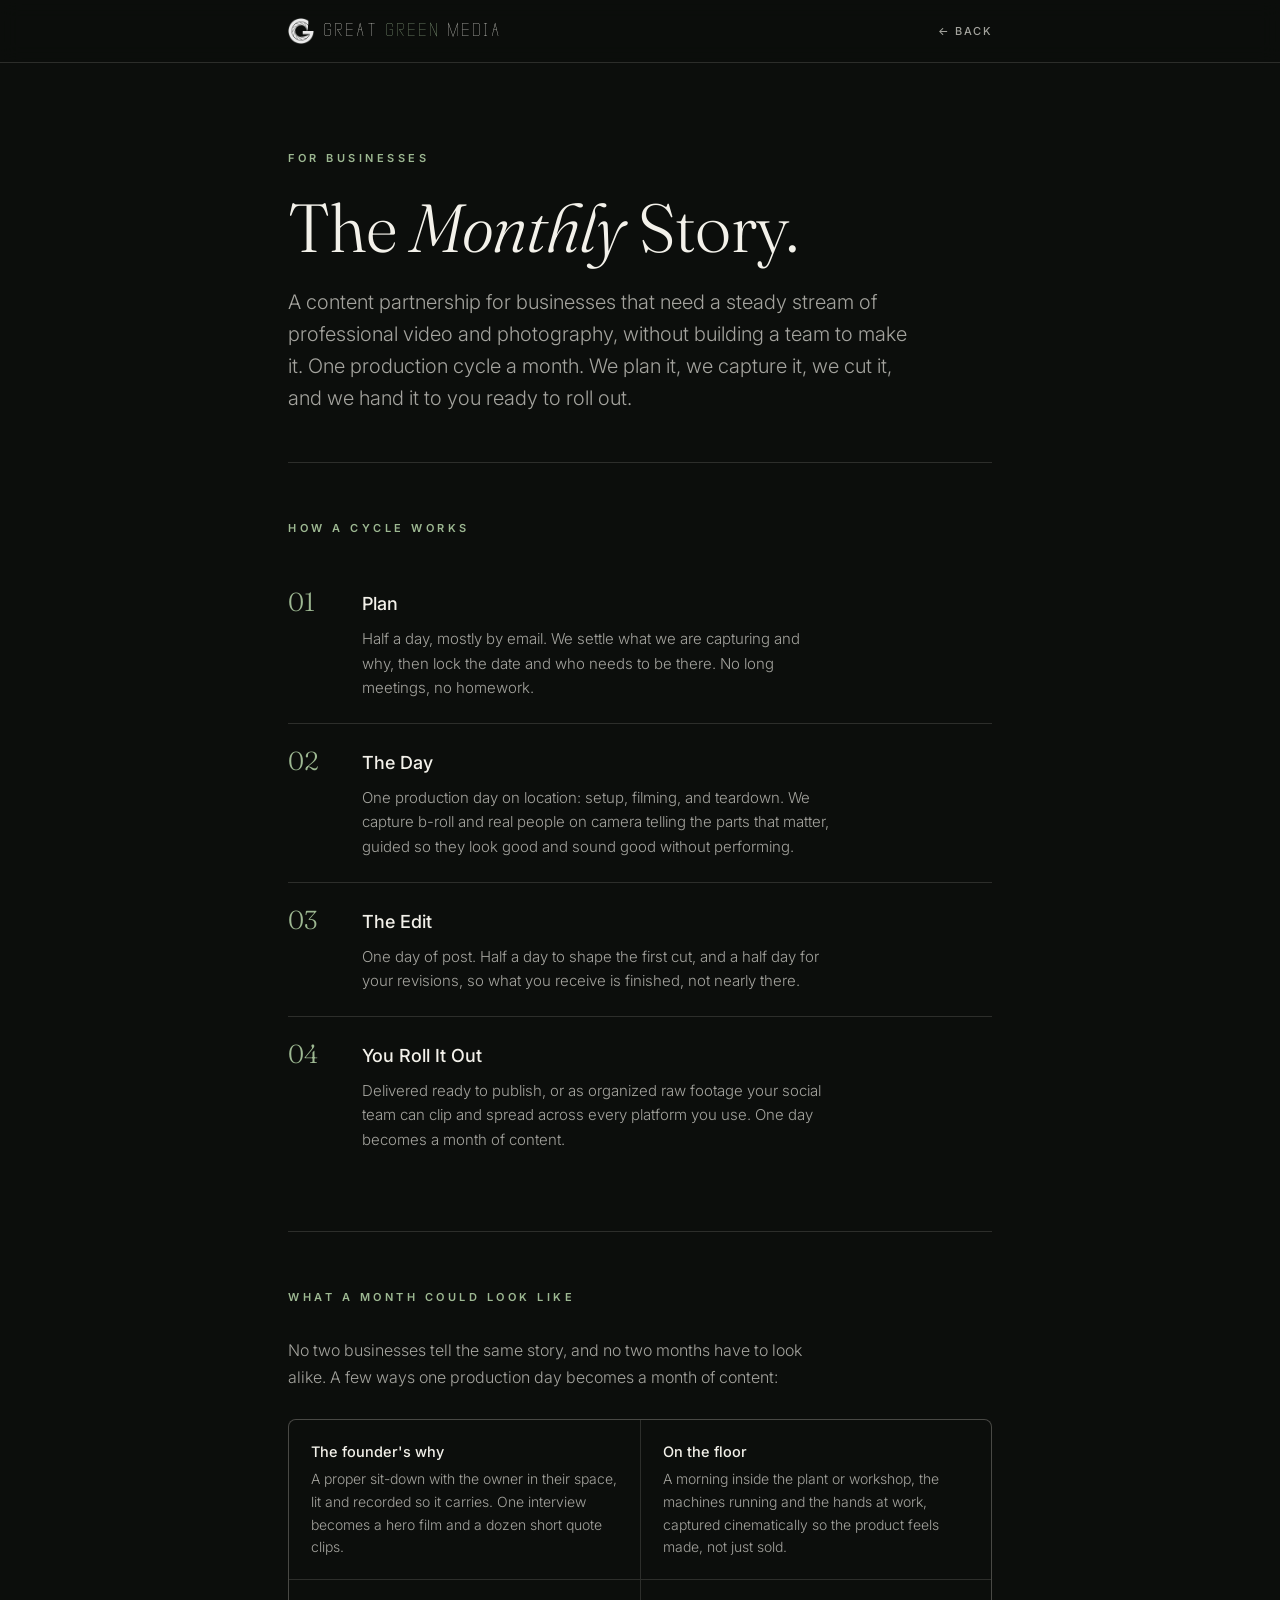
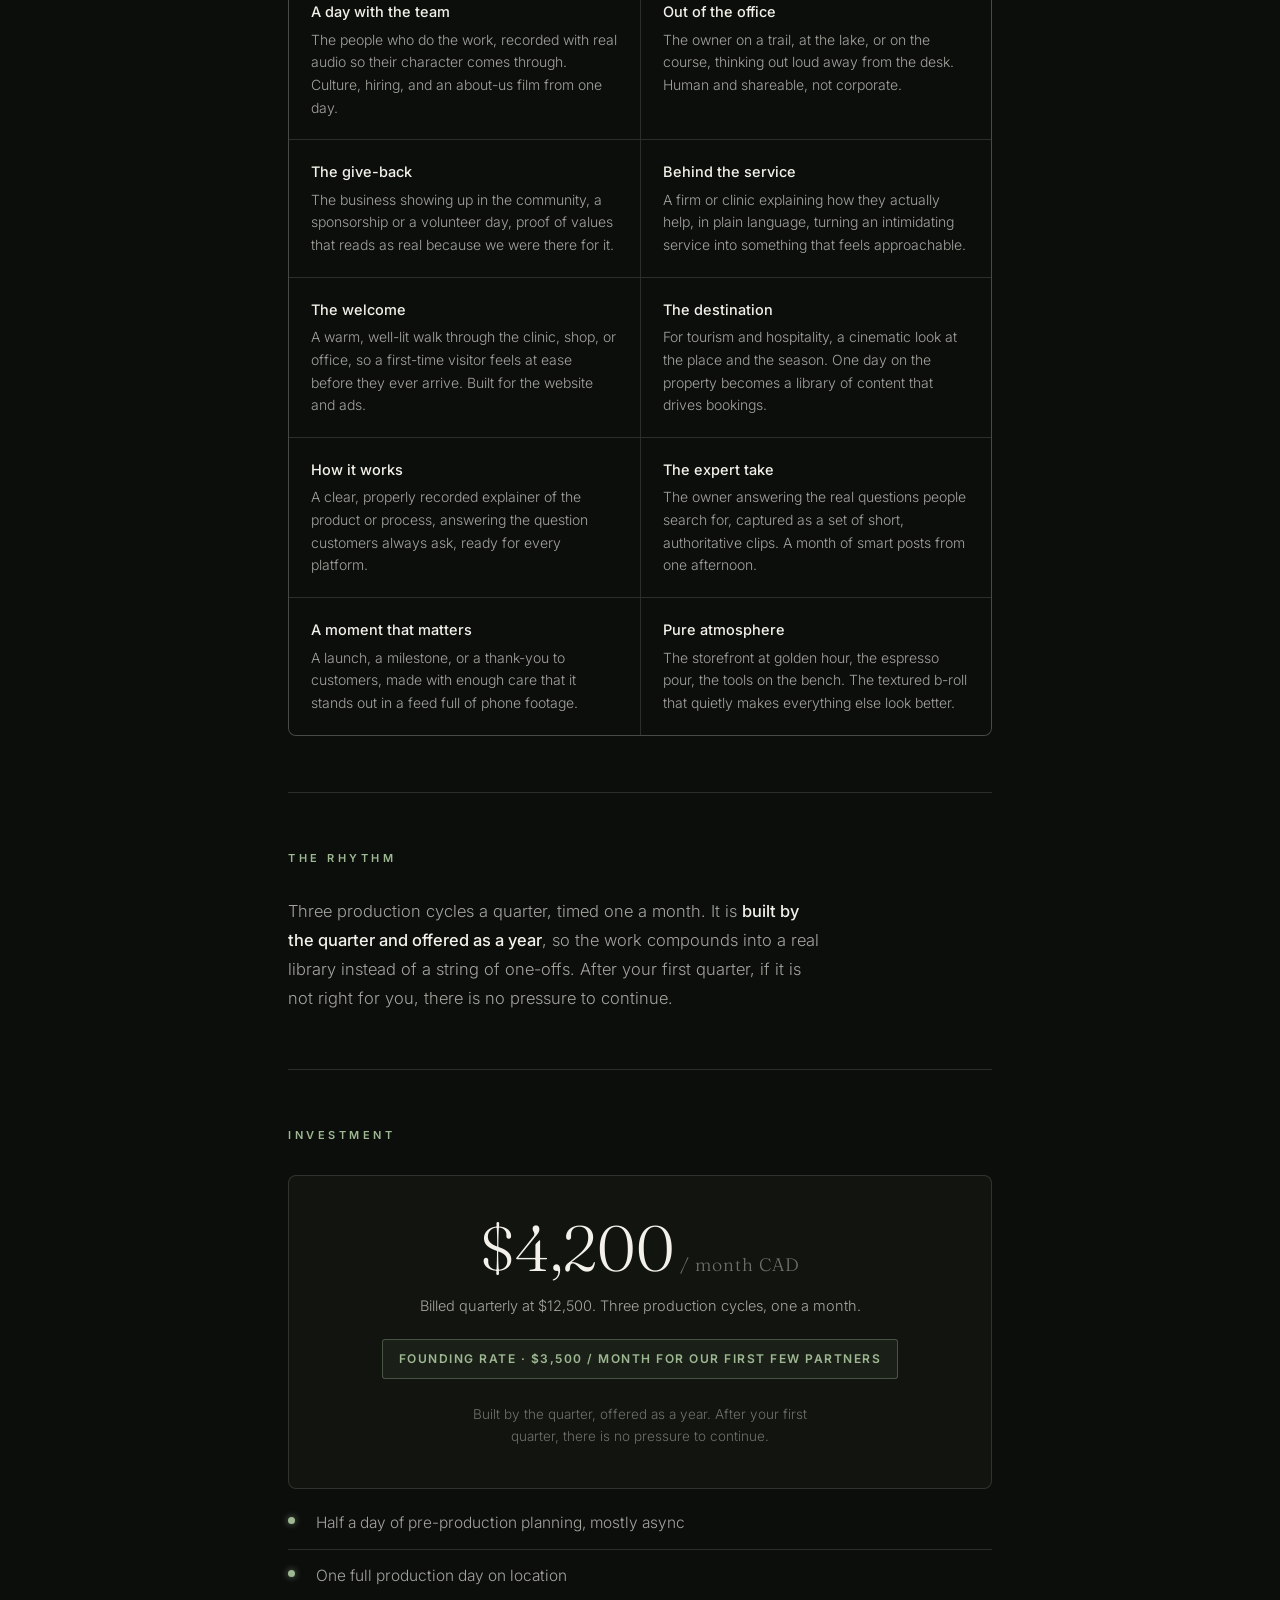
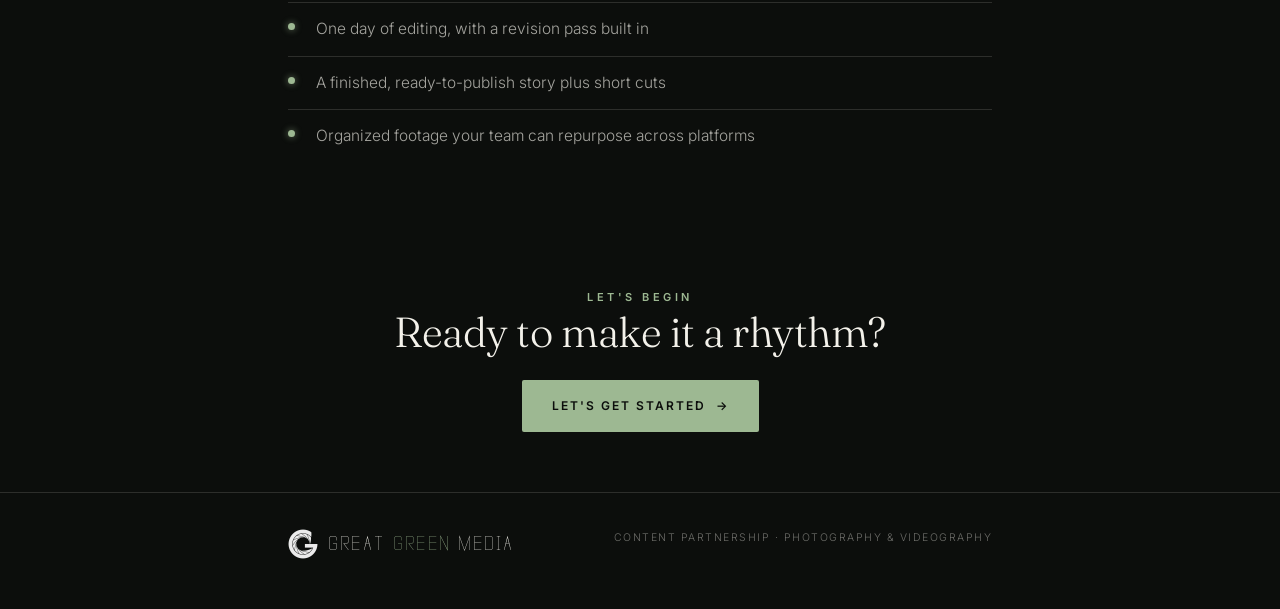
<file: content-partnership/index.html>
<!DOCTYPE html>
<html lang="en">
<head>
<meta charset="UTF-8">
<meta name="viewport" content="width=device-width, initial-scale=1.0">
<meta name="robots" content="noindex, nofollow">
<title>The Monthly Story · Great Green Media</title>
<meta name="description" content="A monthly content partnership for businesses: one production cycle a month, planned, filmed, and edited by Great Green Media, delivered ready for your team to roll out.">
<link rel="canonical" href="https://greatgreenmedia.com/content-partnership/">
<meta property="og:type" content="website">
<meta property="og:site_name" content="Great Green Media">
<meta property="og:title" content="The Monthly Story · A content partnership for businesses">
<meta property="og:description" content="One production cycle a month, delivered ready to publish. Built by the quarter, offered as a year.">
<meta property="og:url" content="https://greatgreenmedia.com/content-partnership/">
<script type="application/ld+json">
{
  "@context": "https://schema.org",
  "@type": "Service",
  "name": "The Monthly Story",
  "serviceType": "Monthly video and photography content partnership",
  "provider": {"@type": "ProfessionalService", "name": "Great Green Media", "@id": "https://greatgreenmedia.com/#business"},
  "areaServed": "Central Ontario and the Greater Toronto Area",
  "description": "A recurring content partnership: one production cycle a month, with a half-day of planning, one production day on location, and one day of editing, delivered ready to publish or as organized footage for the client's team to repurpose.",
  "offers": {
    "@type": "Offer",
    "priceCurrency": "CAD",
    "price": "4200",
    "priceSpecification": {"@type": "UnitPriceSpecification", "price": "4200", "priceCurrency": "CAD", "referenceQuantity": {"@type": "QuantitativeValue", "value": "1", "unitCode": "MON"}},
    "url": "https://greatgreenmedia.com/content-partnership/"
  }
}
</script>
<link rel="icon" type="image/svg+xml" href="data:image/svg+xml,%3Csvg xmlns='http://www.w3.org/2000/svg' viewBox='0 0 32 32'%3E%3Crect width='32' height='32' rx='7' fill='%230d0f0d'/%3E%3Ccircle cx='16' cy='16' r='6' fill='%239db892'/%3E%3C/svg%3E">
<link rel="preconnect" href="https://fonts.googleapis.com">
<link rel="preconnect" href="https://fonts.gstatic.com" crossorigin>
<link href="https://fonts.googleapis.com/css2?family=Fraunces:ital,opsz,wght@0,9..144,300;0,9..144,400;0,9..144,500;1,9..144,400&family=Inter:wght@300;400;500;600&display=swap" rel="stylesheet">
<style>
@font-face{font-family:'Vanadine'; font-style:normal; font-weight:400; font-display:swap; src:url('/site-assets/vanadine-regular.ttf') format('truetype');}
@font-face{font-family:'Vanadine'; font-style:normal; font-weight:700; font-display:swap; src:url('/site-assets/vanadine-bold.ttf') format('truetype');}
*,*::before,*::after{margin:0;padding:0;box-sizing:border-box;}
:root{
  --ink:#0c0e0c; --ink2:#11140f; --paper:#f3f1ea;
  --muted:rgba(243,241,234,0.66); --faint:rgba(243,241,234,0.42);
  --line:rgba(243,241,234,0.14); --accent:#9db892; --accent-deep:#7fa074;
}
html{scroll-behavior:smooth;}
body{background:var(--ink); color:var(--paper); font-family:'Inter',system-ui,-apple-system,sans-serif;
  font-weight:300; line-height:1.7; -webkit-font-smoothing:antialiased;}
.eyebrow{font-size:11px; font-weight:600; letter-spacing:3.5px; text-transform:uppercase; color:var(--accent);}
h1,h2{font-family:'Fraunces',Georgia,serif; font-weight:300; letter-spacing:-0.01em; line-height:1.05; text-wrap:balance;}
em{font-style:italic; color:var(--paper);}
.wrap{max-width:760px; margin:0 auto; padding:0 28px;}

/* nav */
.nav{position:sticky; top:0; z-index:20; background:rgba(12,14,12,0.82);
  backdrop-filter:saturate(140%) blur(10px); -webkit-backdrop-filter:saturate(140%) blur(10px); border-bottom:1px solid var(--line);}
.nav-inner{max-width:760px; margin:0 auto; padding:18px 28px; display:flex; justify-content:space-between; align-items:center;}
.brand{display:inline-flex; align-items:center; gap:10px; text-decoration:none;}
.brand-mark{height:26px; width:26px; display:block; flex-shrink:0;}
.brand-word{font-family:'Vanadine',sans-serif; font-size:18px; font-weight:400; letter-spacing:2px; text-transform:uppercase; color:var(--paper); line-height:1;}
.brand-word b{color:var(--accent); font-weight:400;}
.back{font-size:11px; font-weight:500; letter-spacing:1.5px; text-transform:uppercase; color:var(--muted); text-decoration:none; transition:color .2s;}
.back:hover{color:var(--accent);}

/* hero */
.hero{padding:80px 0 48px;}
.hero h1{font-size:clamp(40px,7vw,68px); margin:22px 0 22px;}
.hero .lead{font-size:clamp(17px,2.2vw,20px); color:var(--muted); max-width:52ch; line-height:1.6; text-wrap:pretty;}

/* steps */
.section{padding:56px 0; border-top:1px solid var(--line);}
.section > .eyebrow{display:block; margin-bottom:30px;}
.steps{display:flex; flex-direction:column; gap:2px;}
.step{display:grid; grid-template-columns:54px 1fr; gap:20px; padding:22px 0; border-bottom:1px solid var(--line); align-items:start;}
.step:last-child{border-bottom:none;}
.step-n{font-family:'Fraunces',serif; font-size:26px; font-weight:300; color:var(--accent); line-height:1;}
.step-t{font-size:18px; font-weight:500; color:var(--paper); margin-bottom:7px;}
.step-d{font-size:15px; color:var(--muted); line-height:1.65; max-width:52ch;}

/* ideas */
.ideas-intro{font-size:16px; color:var(--muted); max-width:54ch; margin-bottom:28px; line-height:1.7; text-wrap:pretty;}
.ideas{display:grid; grid-template-columns:1fr 1fr; gap:1px; background:var(--line); border:1px solid var(--line); border-radius:8px; overflow:hidden;}
.idea{background:var(--ink); padding:20px 22px; font-size:14px; color:var(--muted); line-height:1.62;}
.idea strong{display:block; color:var(--paper); font-weight:500; font-size:14.5px; margin-bottom:5px;}
@media(max-width:600px){ .ideas{grid-template-columns:1fr;} }

/* rhythm */
.rhythm p{font-size:16.5px; color:var(--muted); line-height:1.75; max-width:54ch;}
.rhythm strong{color:var(--paper); font-weight:500;}

/* pricing card */
.price-card{background:var(--ink2); border:1px solid var(--line); border-radius:8px; padding:40px 36px; text-align:center;}
.price-main{font-family:'Fraunces',serif; font-size:clamp(44px,8vw,64px); font-weight:300; color:var(--paper); line-height:1;}
.price-main span{font-size:18px; color:var(--faint); letter-spacing:1px;}
.price-sub{font-size:14.5px; color:var(--muted); margin-top:14px; line-height:1.6;}
.price-founding{display:inline-block; margin-top:22px; font-size:12px; font-weight:600; letter-spacing:1.5px;
  text-transform:uppercase; color:var(--accent); border:1px solid rgba(157,184,146,0.35);
  background:rgba(157,184,146,0.07); border-radius:3px; padding:9px 16px;}
.price-commit{font-size:13.5px; color:var(--faint); margin-top:24px; line-height:1.65; max-width:46ch; margin-left:auto; margin-right:auto;}

/* includes */
.includes{list-style:none; margin-top:8px;}
.includes li{position:relative; padding:13px 0 13px 28px; border-bottom:1px solid var(--line); font-size:15.5px; color:var(--muted);}
.includes li:last-child{border-bottom:none;}
.includes li::before{content:''; position:absolute; left:0; top:20px; width:7px; height:7px; border-radius:50%;
  background:var(--accent); box-shadow:0 0 6px 1px rgba(157,184,146,0.4);}

/* cta */
.cta{text-align:center; padding:64px 0 20px;}
.cta h2{font-size:clamp(28px,4.4vw,42px); margin-bottom:26px;}
.btn{display:inline-flex; align-items:center; gap:10px; font-family:'Inter',sans-serif; font-size:12px; font-weight:600;
  letter-spacing:2px; text-transform:uppercase; padding:16px 30px; border-radius:2px; text-decoration:none;
  background:var(--accent); color:#0c0e0c; transition:background .2s, transform .2s;}
.btn:hover{background:var(--paper); transform:translateY(-2px);}
.btn .arw{transition:transform .2s;} .btn:hover .arw{transform:translateX(4px);}

/* footer */
footer{margin-top:40px; border-top:1px solid var(--line); padding:36px 0 50px;}
.foot-inner{max-width:760px; margin:0 auto; padding:0 28px; display:flex; justify-content:space-between; flex-wrap:wrap; gap:14px;}
.foot-brand{display:inline-flex; align-items:center; gap:11px;}
.foot-brand .brand-mark{height:30px; width:30px;}
.foot-brand span{font-family:'Vanadine',sans-serif; font-size:20px; letter-spacing:1.5px; text-transform:uppercase; color:var(--paper); line-height:1;}
.foot-brand b{color:var(--accent); font-weight:400;}
.foot-note{font-size:10.5px; letter-spacing:1.5px; text-transform:uppercase; color:var(--faint);}
@media(max-width:600px){ .hero{padding-top:54px;} .step{grid-template-columns:40px 1fr; gap:14px;} .price-card{padding:32px 22px;} }
</style>
</head>
<body>
<nav class="nav">
  <div class="nav-inner">
    <a class="brand" href="/"><img class="brand-mark" src="/site-assets/ggm-mark-white.png" alt="" width="26" height="26"><span class="brand-word">Great <b>Green</b> Media</span></a>
    <a class="back" href="/#contact">&larr; Back</a>
  </div>
</nav>

<div class="wrap">
  <header class="hero">
    <span class="eyebrow">For Businesses</span>
    <h1>The <em>Monthly</em> Story.</h1>
    <p class="lead">A content partnership for businesses that need a steady stream of professional video and photography, without building a team to make it. One production cycle a month. We plan it, we capture it, we cut it, and we hand it to you ready to roll out.</p>
  </header>

  <section class="section">
    <span class="eyebrow">How a Cycle Works</span>
    <div class="steps">
      <div class="step"><div class="step-n">01</div><div><div class="step-t">Plan</div><div class="step-d">Half a day, mostly by email. We settle what we are capturing and why, then lock the date and who needs to be there. No long meetings, no homework.</div></div></div>
      <div class="step"><div class="step-n">02</div><div><div class="step-t">The Day</div><div class="step-d">One production day on location: setup, filming, and teardown. We capture b-roll and real people on camera telling the parts that matter, guided so they look good and sound good without performing.</div></div></div>
      <div class="step"><div class="step-n">03</div><div><div class="step-t">The Edit</div><div class="step-d">One day of post. Half a day to shape the first cut, and a half day for your revisions, so what you receive is finished, not nearly there.</div></div></div>
      <div class="step"><div class="step-n">04</div><div><div class="step-t">You Roll It Out</div><div class="step-d">Delivered ready to publish, or as organized raw footage your social team can clip and spread across every platform you use. One day becomes a month of content.</div></div></div>
    </div>
  </section>

  <section class="section">
    <span class="eyebrow">What a Month Could Look Like</span>
    <p class="ideas-intro">No two businesses tell the same story, and no two months have to look alike. A few ways one production day becomes a month of content:</p>
    <div class="ideas">
      <div class="idea"><strong>The founder's why</strong>A proper sit-down with the owner in their space, lit and recorded so it carries. One interview becomes a hero film and a dozen short quote clips.</div>
      <div class="idea"><strong>On the floor</strong>A morning inside the plant or workshop, the machines running and the hands at work, captured cinematically so the product feels made, not just sold.</div>
      <div class="idea"><strong>A day with the team</strong>The people who do the work, recorded with real audio so their character comes through. Culture, hiring, and an about-us film from one day.</div>
      <div class="idea"><strong>Out of the office</strong>The owner on a trail, at the lake, or on the course, thinking out loud away from the desk. Human and shareable, not corporate.</div>
      <div class="idea"><strong>The give-back</strong>The business showing up in the community, a sponsorship or a volunteer day, proof of values that reads as real because we were there for it.</div>
      <div class="idea"><strong>Behind the service</strong>A firm or clinic explaining how they actually help, in plain language, turning an intimidating service into something that feels approachable.</div>
      <div class="idea"><strong>The welcome</strong>A warm, well-lit walk through the clinic, shop, or office, so a first-time visitor feels at ease before they ever arrive. Built for the website and ads.</div>
      <div class="idea"><strong>The destination</strong>For tourism and hospitality, a cinematic look at the place and the season. One day on the property becomes a library of content that drives bookings.</div>
      <div class="idea"><strong>How it works</strong>A clear, properly recorded explainer of the product or process, answering the question customers always ask, ready for every platform.</div>
      <div class="idea"><strong>The expert take</strong>The owner answering the real questions people search for, captured as a set of short, authoritative clips. A month of smart posts from one afternoon.</div>
      <div class="idea"><strong>A moment that matters</strong>A launch, a milestone, or a thank-you to customers, made with enough care that it stands out in a feed full of phone footage.</div>
      <div class="idea"><strong>Pure atmosphere</strong>The storefront at golden hour, the espresso pour, the tools on the bench. The textured b-roll that quietly makes everything else look better.</div>
    </div>
  </section>

  <section class="section rhythm">
    <span class="eyebrow">The Rhythm</span>
    <p>Three production cycles a quarter, timed one a month. It is <strong>built by the quarter and offered as a year</strong>, so the work compounds into a real library instead of a string of one-offs. After your first quarter, if it is not right for you, there is no pressure to continue.</p>
  </section>

  <section class="section">
    <span class="eyebrow">Investment</span>
    <div class="price-card">
      <div class="price-main">$4,200<span> / month CAD</span></div>
      <div class="price-sub">Billed quarterly at $12,500. Three production cycles, one a month.</div>
      <div class="price-founding">Founding rate &middot; $3,500 / month for our first few partners</div>
      <div class="price-commit">Built by the quarter, offered as a year. After your first quarter, there is no pressure to continue.</div>
    </div>
    <ul class="includes">
      <li>Half a day of pre-production planning, mostly async</li>
      <li>One full production day on location</li>
      <li>One day of editing, with a revision pass built in</li>
      <li>A finished, ready-to-publish story plus short cuts</li>
      <li>Organized footage your team can repurpose across platforms</li>
    </ul>
  </section>

  <section class="cta">
    <span class="eyebrow">Let's Begin</span>
    <h2>Ready to make it a rhythm?</h2>
    <a class="btn" href="/#contact">Let's get started <span class="arw">&rarr;</span></a>
  </section>
</div>

<footer>
  <div class="foot-inner">
    <div class="foot-brand"><img class="brand-mark" src="/site-assets/ggm-mark-white.png" alt="" width="30" height="30"><span>Great <b>Green</b> Media</span></div>
    <div class="foot-note">Content Partnership &middot; Photography &amp; Videography</div>
  </div>
</footer>
</body>
</html>
</file>
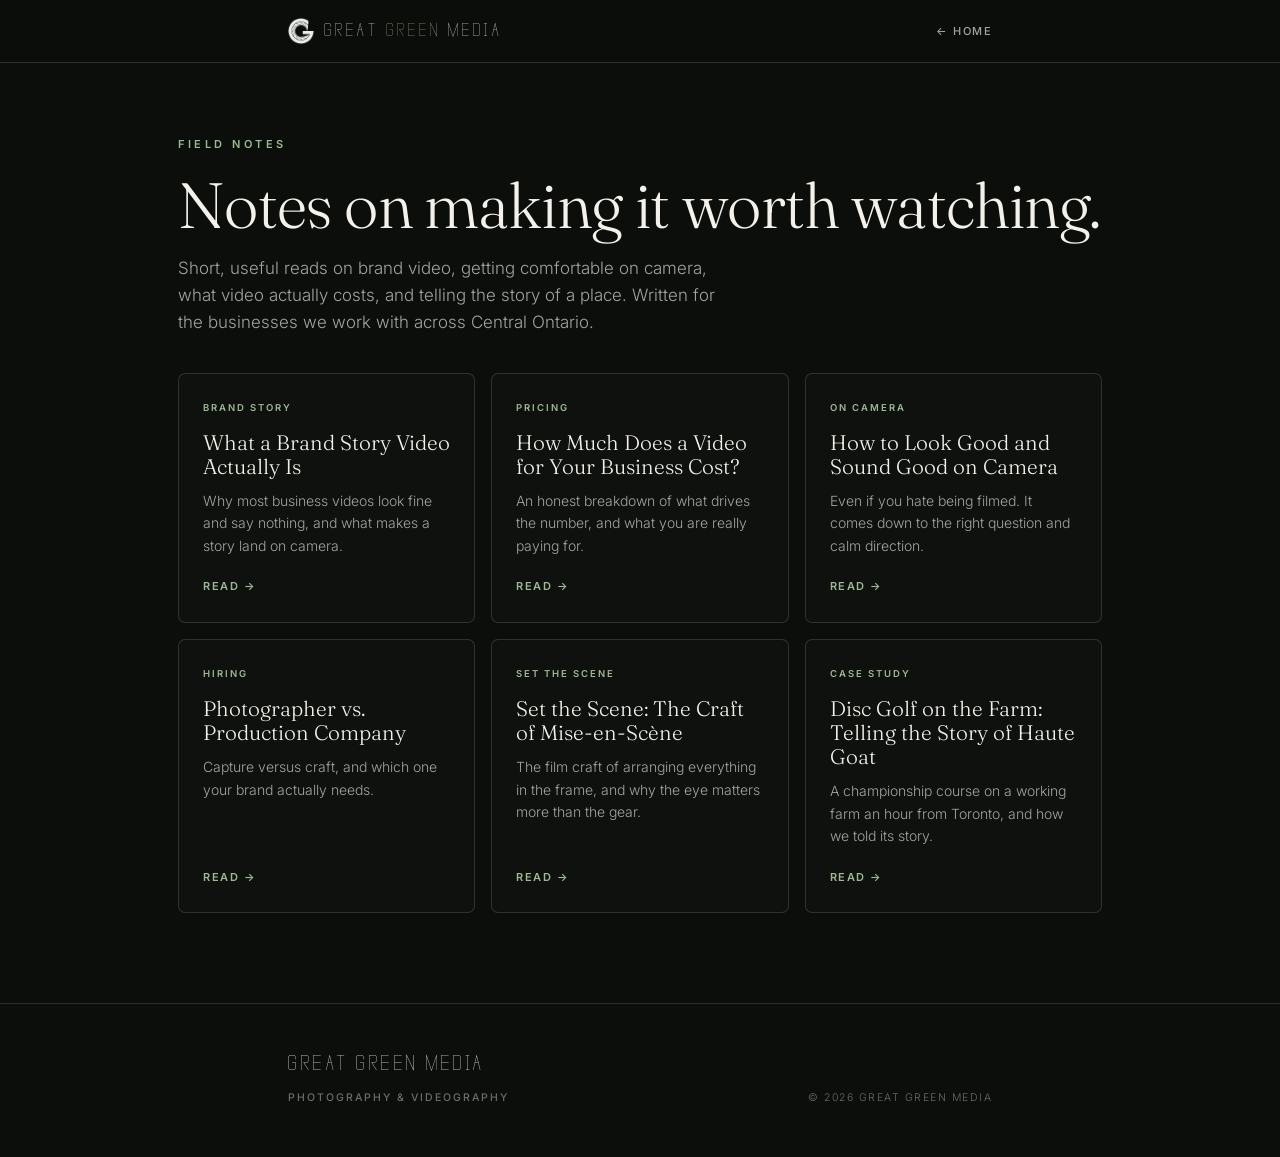
<file: field-notes/index.html>
<!DOCTYPE html>
<html lang="en">
<head>
<meta charset="UTF-8">
<meta name="viewport" content="width=device-width, initial-scale=1.0">
<title>Field Notes · Great Green Media</title>
<meta name="description" content="Short, useful reads on brand video, getting comfortable on camera, what video costs, and telling the story of a place, from Great Green Media in Central Ontario.">
<link rel="canonical" href="https://greatgreenmedia.com/field-notes/">
<meta property="og:type" content="website">
<meta property="og:site_name" content="Great Green Media">
<meta property="og:title" content="Field Notes · Great Green Media">
<meta property="og:description" content="Useful reads on brand video, on-camera presence, pricing, and story.">
<meta property="og:url" content="https://greatgreenmedia.com/field-notes/">
<meta property="og:image" content="https://greatgreenmedia.com/site-assets/airplane-1920.webp">
<meta name="twitter:card" content="summary_large_image">
<link rel="icon" type="image/svg+xml" href="data:image/svg+xml,%3Csvg xmlns='http://www.w3.org/2000/svg' viewBox='0 0 32 32'%3E%3Crect width='32' height='32' rx='7' fill='%230d0f0d'/%3E%3Ccircle cx='16' cy='16' r='6' fill='%239db892'/%3E%3C/svg%3E">
<link rel="preconnect" href="https://fonts.googleapis.com">
<link rel="preconnect" href="https://fonts.gstatic.com" crossorigin>
<link href="https://fonts.googleapis.com/css2?family=Fraunces:ital,opsz,wght@0,9..144,300;0,9..144,400;0,9..144,500;1,9..144,400&family=Inter:wght@300;400;500;600&display=swap" rel="stylesheet">
<link rel="stylesheet" href="article.css">
<style>
.fn-header{max-width:980px; margin:0 auto; padding:72px 28px 36px;}
.fn-header .eyebrow{display:block; margin-bottom:18px;}
.fn-header h1{font-family:'Fraunces',serif; font-weight:300; font-size:clamp(40px,7vw,64px); line-height:1.02; letter-spacing:-0.01em; color:var(--paper); margin-bottom:18px;}
.fn-header p{font-size:17px; color:var(--muted); max-width:56ch; line-height:1.6; text-wrap:pretty;}
.fn-wrap{max-width:980px; margin:0 auto; padding:0 28px 20px;}
.fn-grid{display:grid; grid-template-columns:repeat(3,1fr); gap:16px;}
@media(max-width:820px){ .fn-grid{grid-template-columns:1fr 1fr;} }
@media(max-width:560px){ .fn-grid{grid-template-columns:1fr;} }
.fn-card{display:flex; flex-direction:column; padding:26px 24px; border:1px solid var(--line); border-radius:7px; background:rgba(243,241,234,0.015); text-decoration:none; transition:border-color .2s, background .2s, transform .2s;}
.fn-card:hover{border-color:rgba(157,184,146,0.5); background:rgba(157,184,146,0.05); transform:translateY(-3px);}
.fn-k{font-size:9.5px; font-weight:600; letter-spacing:2px; text-transform:uppercase; color:var(--accent); margin-bottom:14px;}
.fn-t{font-family:'Fraunces',serif; font-weight:300; font-size:21px; line-height:1.15; color:var(--paper); margin-bottom:12px;}
.fn-d{font-size:14px; color:var(--muted); line-height:1.6; margin-bottom:20px; flex:1;}
.fn-read{font-size:11px; font-weight:600; letter-spacing:1.5px; text-transform:uppercase; color:var(--accent);}
</style>
<script type="application/ld+json">
{
  "@context": "https://schema.org",
  "@graph": [
    {
      "@type": "CollectionPage",
      "@id": "https://greatgreenmedia.com/field-notes/#page",
      "name": "Field Notes",
      "description": "Useful reads on brand video, on-camera presence, pricing, and story from Great Green Media.",
      "url": "https://greatgreenmedia.com/field-notes/",
      "isPartOf": {"@id": "https://greatgreenmedia.com/#website"},
      "about": {"@id": "https://greatgreenmedia.com/#business"}
    },
    {
      "@type": "BreadcrumbList",
      "itemListElement": [
        {"@type": "ListItem", "position": 1, "name": "Home", "item": "https://greatgreenmedia.com/"},
        {"@type": "ListItem", "position": 2, "name": "Field Notes", "item": "https://greatgreenmedia.com/field-notes/"}
      ]
    },
    {
      "@type": "ItemList",
      "itemListElement": [
        {"@type": "ListItem", "position": 1, "url": "https://greatgreenmedia.com/field-notes/what-is-a-brand-story-video/", "name": "What a Brand Story Video Actually Is"},
        {"@type": "ListItem", "position": 2, "url": "https://greatgreenmedia.com/field-notes/how-much-does-a-video-for-your-business-cost/", "name": "How Much Does a Video for Your Business Cost?"},
        {"@type": "ListItem", "position": 3, "url": "https://greatgreenmedia.com/field-notes/how-to-look-good-and-sound-good-on-camera/", "name": "How to Look Good and Sound Good on Camera"},
        {"@type": "ListItem", "position": 4, "url": "https://greatgreenmedia.com/field-notes/photographer-vs-production-company/", "name": "Photographer vs. Production Company"},
        {"@type": "ListItem", "position": 5, "url": "https://greatgreenmedia.com/field-notes/set-the-scene/", "name": "Set the Scene: The Craft of Mise-en-Scène"},
        {"@type": "ListItem", "position": 6, "url": "https://greatgreenmedia.com/field-notes/disc-golf-on-the-farm-haute-goat/", "name": "Disc Golf on the Farm: Telling the Story of Haute Goat"}
      ]
    }
  ]
}
</script>
</head>
<body>
<nav class="article-nav">
  <div class="article-nav-inner">
    <a class="brand" href="/"><img class="brand-mark" src="/site-assets/ggm-mark-white.png" alt="" width="26" height="26"><span class="brand-word">Great <b>Green</b> Media</span></a>
    <a class="back" href="/">&larr; Home</a>
  </div>
</nav>

<header class="fn-header">
  <span class="eyebrow">Field Notes</span>
  <h1>Notes on making it worth watching.</h1>
  <p>Short, useful reads on brand video, getting comfortable on camera, what video actually costs, and telling the story of a place. Written for the businesses we work with across Central Ontario.</p>
</header>

<main class="fn-wrap">
  <div class="fn-grid">
    <a class="fn-card" href="/field-notes/what-is-a-brand-story-video/">
      <span class="fn-k">Brand Story</span>
      <span class="fn-t">What a Brand Story Video Actually Is</span>
      <span class="fn-d">Why most business videos look fine and say nothing, and what makes a story land on camera.</span>
      <span class="fn-read">Read &rarr;</span>
    </a>
    <a class="fn-card" href="/field-notes/how-much-does-a-video-for-your-business-cost/">
      <span class="fn-k">Pricing</span>
      <span class="fn-t">How Much Does a Video for Your Business Cost?</span>
      <span class="fn-d">An honest breakdown of what drives the number, and what you are really paying for.</span>
      <span class="fn-read">Read &rarr;</span>
    </a>
    <a class="fn-card" href="/field-notes/how-to-look-good-and-sound-good-on-camera/">
      <span class="fn-k">On Camera</span>
      <span class="fn-t">How to Look Good and Sound Good on Camera</span>
      <span class="fn-d">Even if you hate being filmed. It comes down to the right question and calm direction.</span>
      <span class="fn-read">Read &rarr;</span>
    </a>
    <a class="fn-card" href="/field-notes/photographer-vs-production-company/">
      <span class="fn-k">Hiring</span>
      <span class="fn-t">Photographer vs. Production Company</span>
      <span class="fn-d">Capture versus craft, and which one your brand actually needs.</span>
      <span class="fn-read">Read &rarr;</span>
    </a>
    <a class="fn-card" href="/field-notes/set-the-scene/">
      <span class="fn-k">Set the Scene</span>
      <span class="fn-t">Set the Scene: The Craft of Mise-en-Scène</span>
      <span class="fn-d">The film craft of arranging everything in the frame, and why the eye matters more than the gear.</span>
      <span class="fn-read">Read &rarr;</span>
    </a>
    <a class="fn-card" href="/field-notes/disc-golf-on-the-farm-haute-goat/">
      <span class="fn-k">Case Study</span>
      <span class="fn-t">Disc Golf on the Farm: Telling the Story of Haute Goat</span>
      <span class="fn-d">A championship course on a working farm an hour from Toronto, and how we told its story.</span>
      <span class="fn-read">Read &rarr;</span>
    </a>
  </div>
</main>

<footer>
  <div class="foot-inner">
    <div class="foot-brand">Great Green Media<span>Photography &amp; Videography</span></div>
    <div class="foot-note">&copy; 2026 Great Green Media</div>
  </div>
</footer>
</body>
</html>
</file>
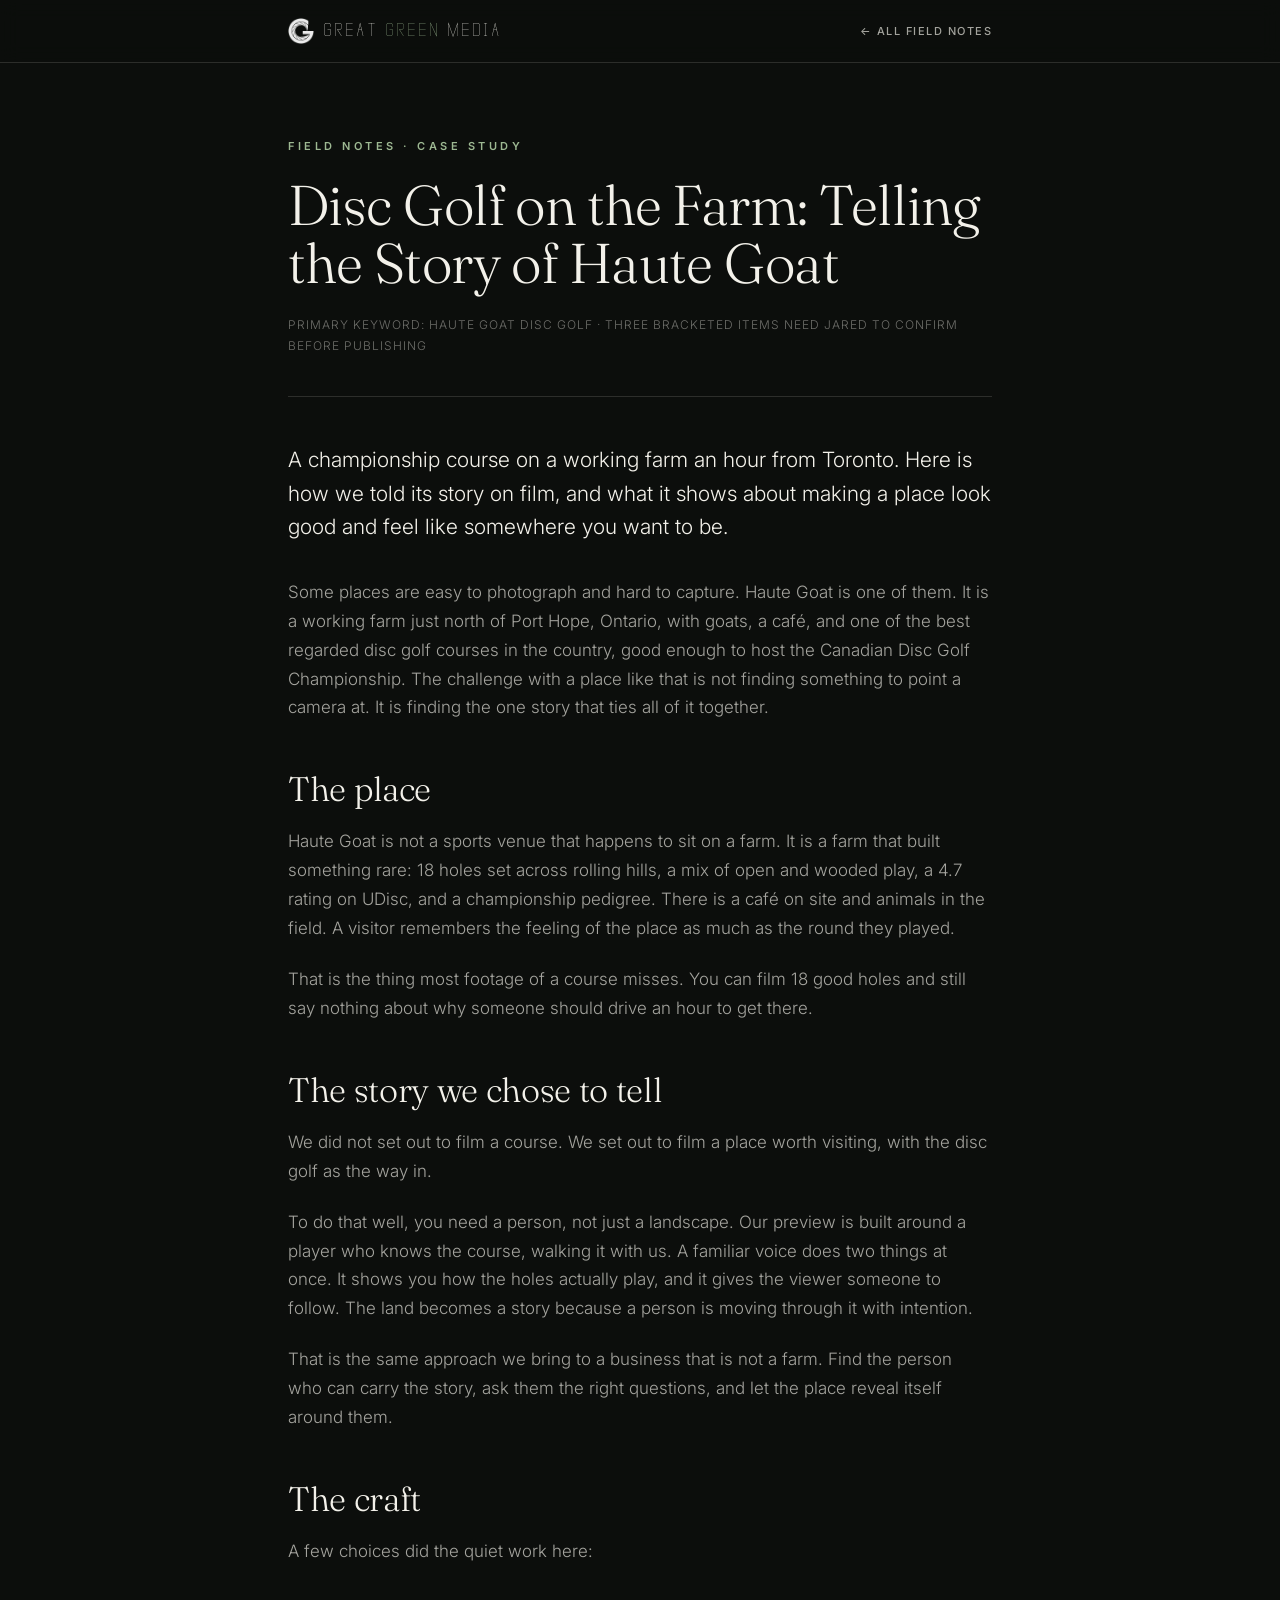
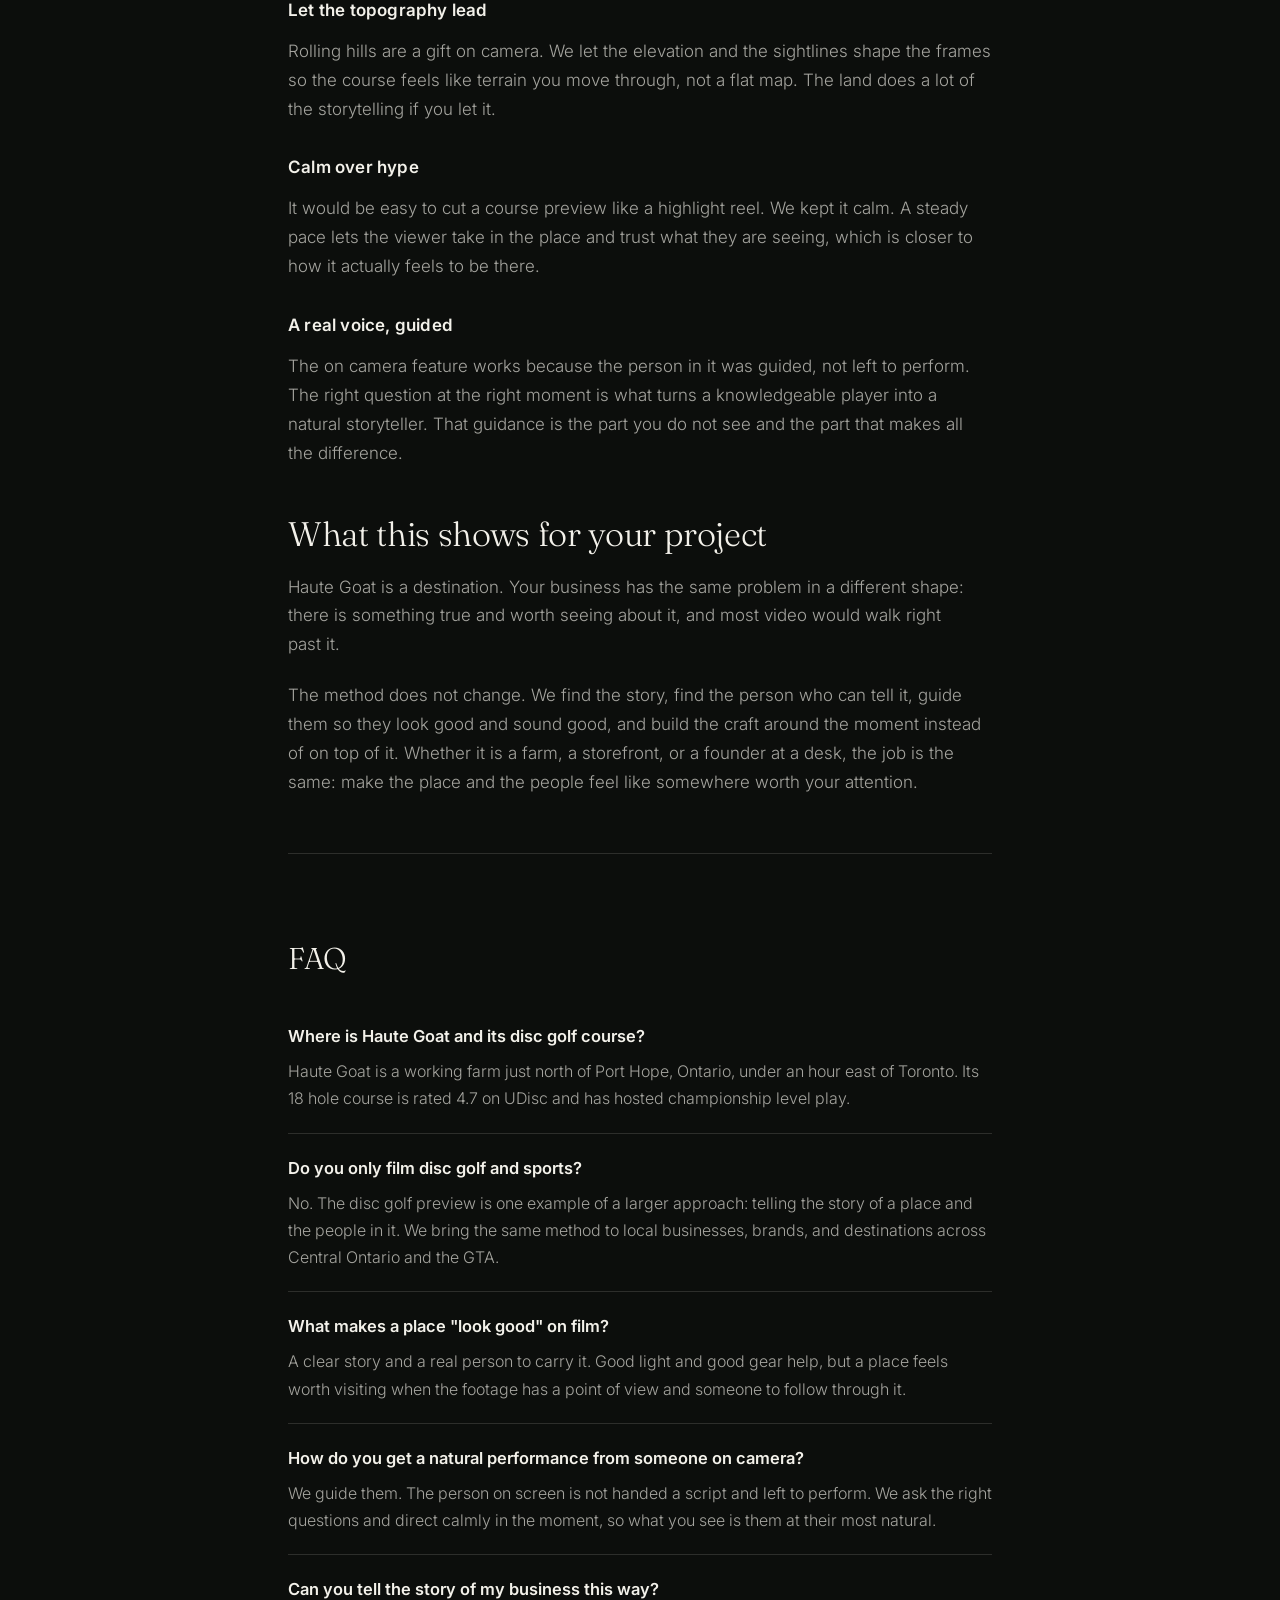
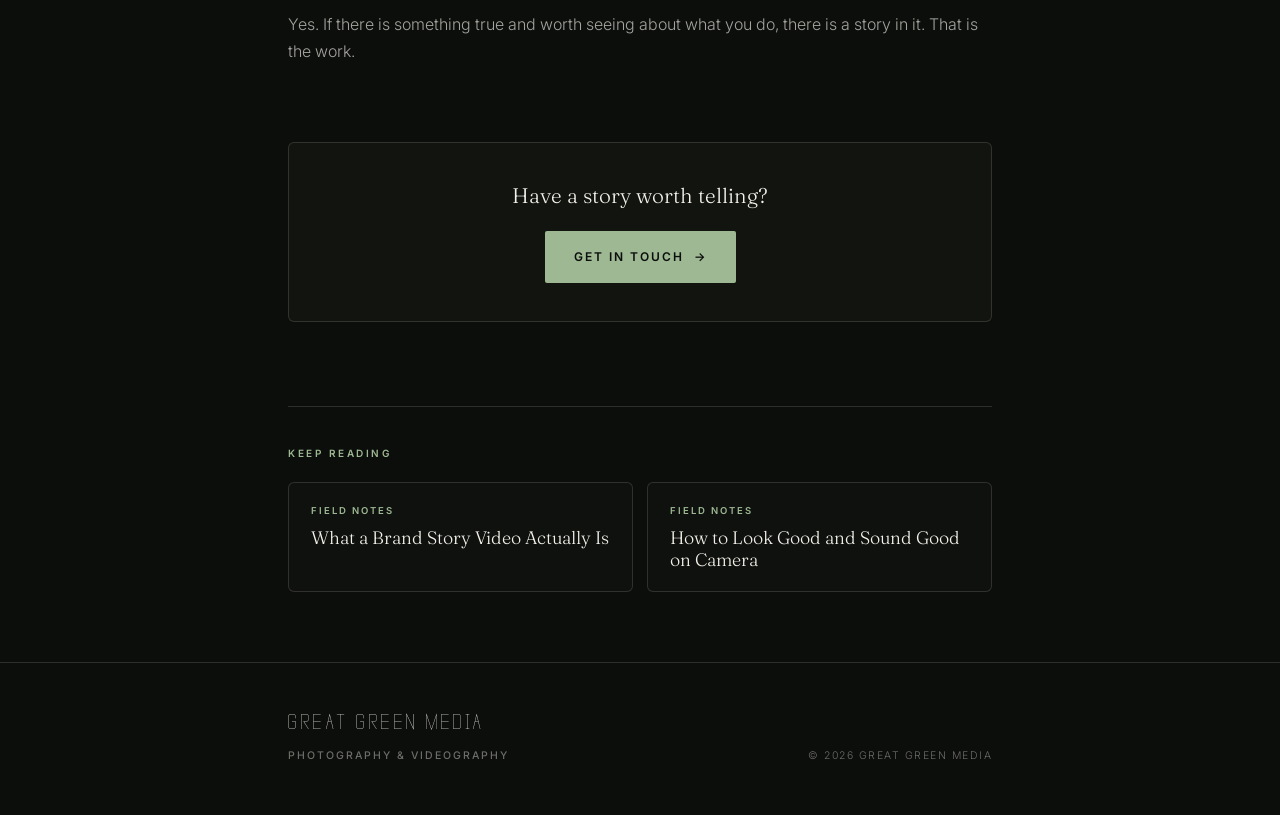
<file: field-notes/disc-golf-on-the-farm-haute-goat/index.html>
<!DOCTYPE html>
<html lang="en">
<head>
<meta charset="UTF-8">
<meta name="viewport" content="width=device-width, initial-scale=1.0">
<title>Disc Golf on the Farm: Telling the Story of Haute Goat · Great Green Media</title>
<meta name="description" content="A behind-the-story case study of how Great Green Media told the story of the championship disc golf course at Haute Goat near Port Hope.">
<link rel="canonical" href="https://greatgreenmedia.com/field-notes/disc-golf-on-the-farm-haute-goat/">
<meta property="og:type" content="article">
<meta property="og:site_name" content="Great Green Media">
<meta property="og:title" content="Disc Golf on the Farm: Telling the Story of Haute Goat">
<meta property="og:description" content="A behind-the-story case study of how Great Green Media told the story of the championship disc golf course at Haute Goat near Port Hope.">
<meta property="og:url" content="https://greatgreenmedia.com/field-notes/disc-golf-on-the-farm-haute-goat/">
<meta property="og:image" content="https://greatgreenmedia.com/site-assets/airplane-1920.webp">
<meta name="twitter:card" content="summary_large_image">
<script type="application/ld+json">
{
  "@context": "https://schema.org",
  "@graph": [
    {
      "@type": "BlogPosting",
      "@id": "https://greatgreenmedia.com/field-notes/disc-golf-on-the-farm-haute-goat/#article",
      "headline": "Disc Golf on the Farm: Telling the Story of Haute Goat",
      "description": "A behind-the-story case study of how Great Green Media told the story of the championship disc golf course at Haute Goat near Port Hope.",
      "mainEntityOfPage": "https://greatgreenmedia.com/field-notes/disc-golf-on-the-farm-haute-goat/",
      "url": "https://greatgreenmedia.com/field-notes/disc-golf-on-the-farm-haute-goat/",
      "image": "https://greatgreenmedia.com/site-assets/airplane-1920.webp",
      "datePublished": "2026-06-24",
      "dateModified": "2026-06-26",
      "author": {
        "@id": "https://greatgreenmedia.com/#jared"
      },
      "publisher": {
        "@id": "https://greatgreenmedia.com/#organization"
      },
      "isPartOf": {
        "@id": "https://greatgreenmedia.com/#website"
      }
    },
    {
      "@type": "FAQPage",
      "@id": "https://greatgreenmedia.com/field-notes/disc-golf-on-the-farm-haute-goat/#faq",
      "mainEntity": [
        {
          "@type": "Question",
          "name": "Where is Haute Goat and its disc golf course?",
          "acceptedAnswer": {
            "@type": "Answer",
            "text": "Haute Goat is a working farm just north of Port Hope, Ontario, under an hour east of Toronto. Its 18 hole course is rated 4.7 on UDisc and has hosted championship level play."
          }
        },
        {
          "@type": "Question",
          "name": "Do you only film disc golf and sports?",
          "acceptedAnswer": {
            "@type": "Answer",
            "text": "No. The disc golf preview is one example of a larger approach: telling the story of a place and the people in it. We bring the same method to local businesses, brands, and destinations across Central Ontario and the GTA."
          }
        },
        {
          "@type": "Question",
          "name": "What makes a place \"look good\" on film?",
          "acceptedAnswer": {
            "@type": "Answer",
            "text": "A clear story and a real person to carry it. Good light and good gear help, but a place feels worth visiting when the footage has a point of view and someone to follow through it."
          }
        },
        {
          "@type": "Question",
          "name": "How do you get a natural performance from someone on camera?",
          "acceptedAnswer": {
            "@type": "Answer",
            "text": "We guide them. The person on screen is not handed a script and left to perform. We ask the right questions and direct calmly in the moment, so what you see is them at their most natural."
          }
        },
        {
          "@type": "Question",
          "name": "Can you tell the story of my business this way?",
          "acceptedAnswer": {
            "@type": "Answer",
            "text": "Yes. If there is something true and worth seeing about what you do, there is a story in it. That is the work."
          }
        }
      ]
    },
    {
      "@type": "BreadcrumbList",
      "itemListElement": [
        {
          "@type": "ListItem",
          "position": 1,
          "name": "Home",
          "item": "https://greatgreenmedia.com/"
        },
        {
          "@type": "ListItem",
          "position": 2,
          "name": "Field Notes",
          "item": "https://greatgreenmedia.com/field-notes/"
        },
        {
          "@type": "ListItem",
          "position": 3,
          "name": "Disc Golf on the Farm: Telling the Story of Haute Goat",
          "item": "https://greatgreenmedia.com/field-notes/disc-golf-on-the-farm-haute-goat/"
        }
      ]
    }
  ]
}
</script>
<link rel="icon" type="image/svg+xml" href="data:image/svg+xml,%3Csvg xmlns='http://www.w3.org/2000/svg' viewBox='0 0 32 32'%3E%3Crect width='32' height='32' rx='7' fill='%230d0f0d'/%3E%3Ccircle cx='16' cy='16' r='6' fill='%239db892'/%3E%3C/svg%3E">
<link rel="preconnect" href="https://fonts.googleapis.com">
<link rel="preconnect" href="https://fonts.gstatic.com" crossorigin>
<link href="https://fonts.googleapis.com/css2?family=Fraunces:ital,opsz,wght@0,9..144,300;0,9..144,400;0,9..144,500;1,9..144,400&family=Inter:wght@300;400;500;600&display=swap" rel="stylesheet">
<link rel="stylesheet" href="/field-notes/article.css">
</head>
<body>
<nav class="article-nav">
  <div class="article-nav-inner">
    <a class="brand" href="/"><img class="brand-mark" src="/site-assets/ggm-mark-white.png" alt="" width="26" height="26"><span class="brand-word">Great <b>Green</b> Media</span></a>
    <a class="back" href="/field-notes/">&larr; All Field Notes</a>
  </div>
</nav>

<article>
  <header class="article-head">
    <span class="eyebrow">Field Notes &middot; Case Study</span>
    <h1>Disc Golf on the Farm: Telling the Story of Haute Goat</h1>
    <div class="kw">Primary keyword: Haute Goat disc golf &middot; three bracketed items need Jared to confirm before publishing</div>
  </header>

  <div class="article-body">
    <p class="lede">A championship course on a working farm an hour from Toronto. Here is how we told its story on film, and what it shows about making a place look good and feel like somewhere you want to be.</p>

    <p>Some places are easy to photograph and hard to capture. Haute Goat is one of them. It is a working farm just north of Port Hope, Ontario, with goats, a café, and one of the best regarded disc golf courses in the country, good enough to host the Canadian Disc Golf Championship. The challenge with a place like that is not finding something to point a camera at. It is finding the one story that ties all of it together.</p>

    <h2>The place</h2>
    <p>Haute Goat is not a sports venue that happens to sit on a farm. It is a farm that built something rare: 18 holes set across rolling hills, a mix of open and wooded play, a 4.7 rating on UDisc, and a championship pedigree. There is a café on site and animals in the field. A visitor remembers the feeling of the place as much as the round they played.</p>
    <p>That is the thing most footage of a course misses. You can film 18 good holes and still say nothing about why someone should drive an hour to get there.</p>

    <h2>The story we chose to tell</h2>
    <p>We did not set out to film a course. We set out to film a place worth visiting, with the disc golf as the way in.</p>
    <p>To do that well, you need a person, not just a landscape. Our preview is built around a player who knows the course, walking it with us. A familiar voice does two things at once. It shows you how the holes actually play, and it gives the viewer someone to follow. The land becomes a story because a person is moving through it with intention.</p>
    <p>That is the same approach we bring to a business that is not a farm. Find the person who can carry the story, ask them the right questions, and let the place reveal itself around them.</p>

    <h2>The craft</h2>
    <p>A few choices did the quiet work here:</p>
    <h3>Let the topography lead</h3>
    <p>Rolling hills are a gift on camera. We let the elevation and the sightlines shape the frames so the course feels like terrain you move through, not a flat map. The land does a lot of the storytelling if you let it.</p>
    <h3>Calm over hype</h3>
    <p>It would be easy to cut a course preview like a highlight reel. We kept it calm. A steady pace lets the viewer take in the place and trust what they are seeing, which is closer to how it actually feels to be there.</p>
    <h3>A real voice, guided</h3>
    <p>The on camera feature works because the person in it was guided, not left to perform. The right question at the right moment is what turns a knowledgeable player into a natural storyteller. That guidance is the part you do not see and the part that makes all the difference.</p>

    <h2>What this shows for your project</h2>
    <p>Haute Goat is a destination. Your business has the same problem in a different shape: there is something true and worth seeing about it, and most video would walk right past it.</p>
    <p>The method does not change. We find the story, find the person who can tell it, guide them so they look good and sound good, and build the craft around the moment instead of on top of it. Whether it is a farm, a storefront, or a founder at a desk, the job is the same: make the place and the people feel like somewhere worth your attention.</p>

    <div class="faq">
      <h2>FAQ</h2>
      <div class="qa"><p class="q">Where is Haute Goat and its disc golf course?</p><p class="a">Haute Goat is a working farm just north of Port Hope, Ontario, under an hour east of Toronto. Its 18 hole course is rated 4.7 on UDisc and has hosted championship level play.</p></div>
      <div class="qa"><p class="q">Do you only film disc golf and sports?</p><p class="a">No. The disc golf preview is one example of a larger approach: telling the story of a place and the people in it. We bring the same method to local businesses, brands, and destinations across Central Ontario and the GTA.</p></div>
      <div class="qa"><p class="q">What makes a place "look good" on film?</p><p class="a">A clear story and a real person to carry it. Good light and good gear help, but a place feels worth visiting when the footage has a point of view and someone to follow through it.</p></div>
      <div class="qa"><p class="q">How do you get a natural performance from someone on camera?</p><p class="a">We guide them. The person on screen is not handed a script and left to perform. We ask the right questions and direct calmly in the moment, so what you see is them at their most natural.</p></div>
      <div class="qa"><p class="q">Can you tell the story of my business this way?</p><p class="a">Yes. If there is something true and worth seeing about what you do, there is a story in it. That is the work.</p></div>
    </div>

    <div class="article-cta">
      <p>Have a story worth telling?</p>
      <a class="btn btn-primary" href="/#contact">Get in touch <span class="arw">&rarr;</span></a>
    </div>
  </div>
  <nav class="related-notes" aria-label="Related notes">
    <div class="related-eyebrow">Keep Reading</div>
    <div class="related-grid">
        <a class="related-card" href="/field-notes/what-is-a-brand-story-video/"><span class="related-k">Field Notes</span><span class="related-t">What a Brand Story Video Actually Is</span></a>
        <a class="related-card" href="/field-notes/how-to-look-good-and-sound-good-on-camera/"><span class="related-k">Field Notes</span><span class="related-t">How to Look Good and Sound Good on Camera</span></a>
    </div>
  </nav>
</article>

<footer>
  <div class="foot-inner">
    <div class="foot-brand">Great Green Media<span>Photography &amp; Videography</span></div>
    <div class="foot-note">&copy; 2026 Great Green Media</div>
  </div>
</footer>
</body>
</html>
</file>
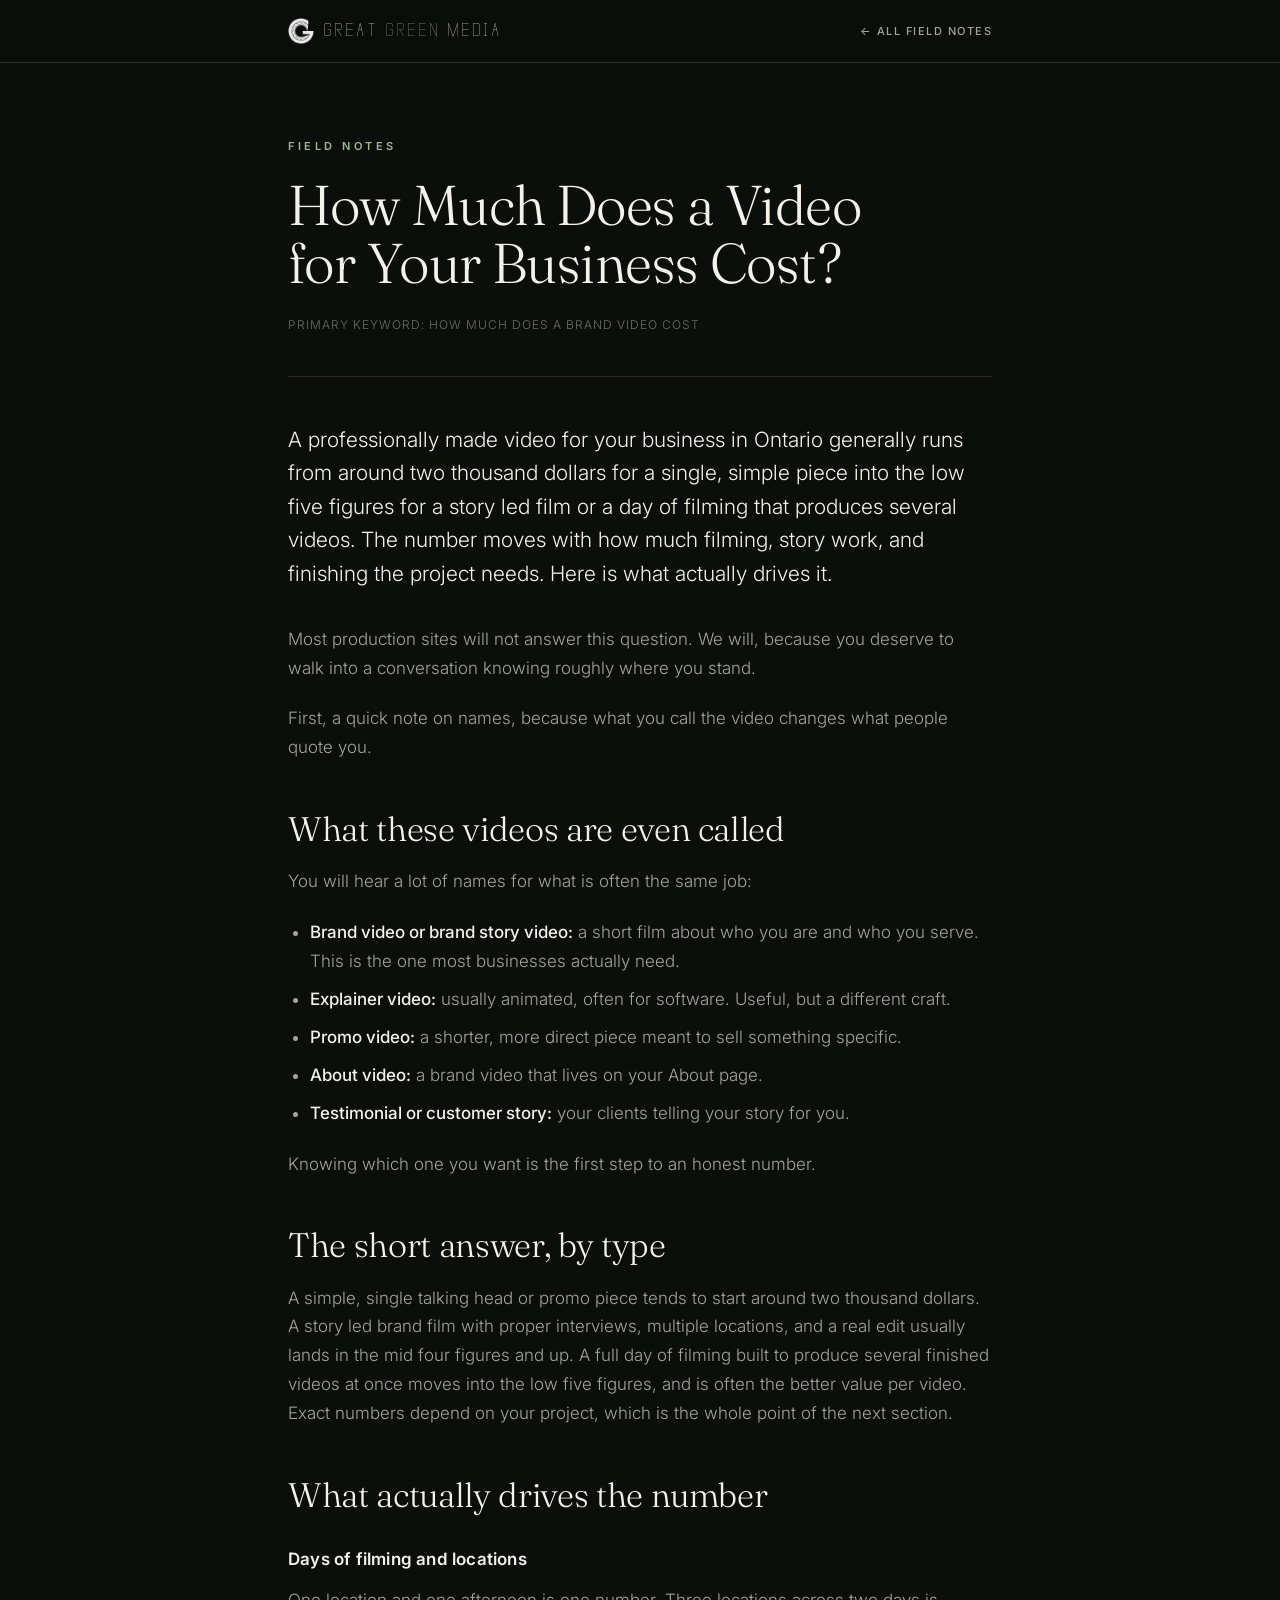
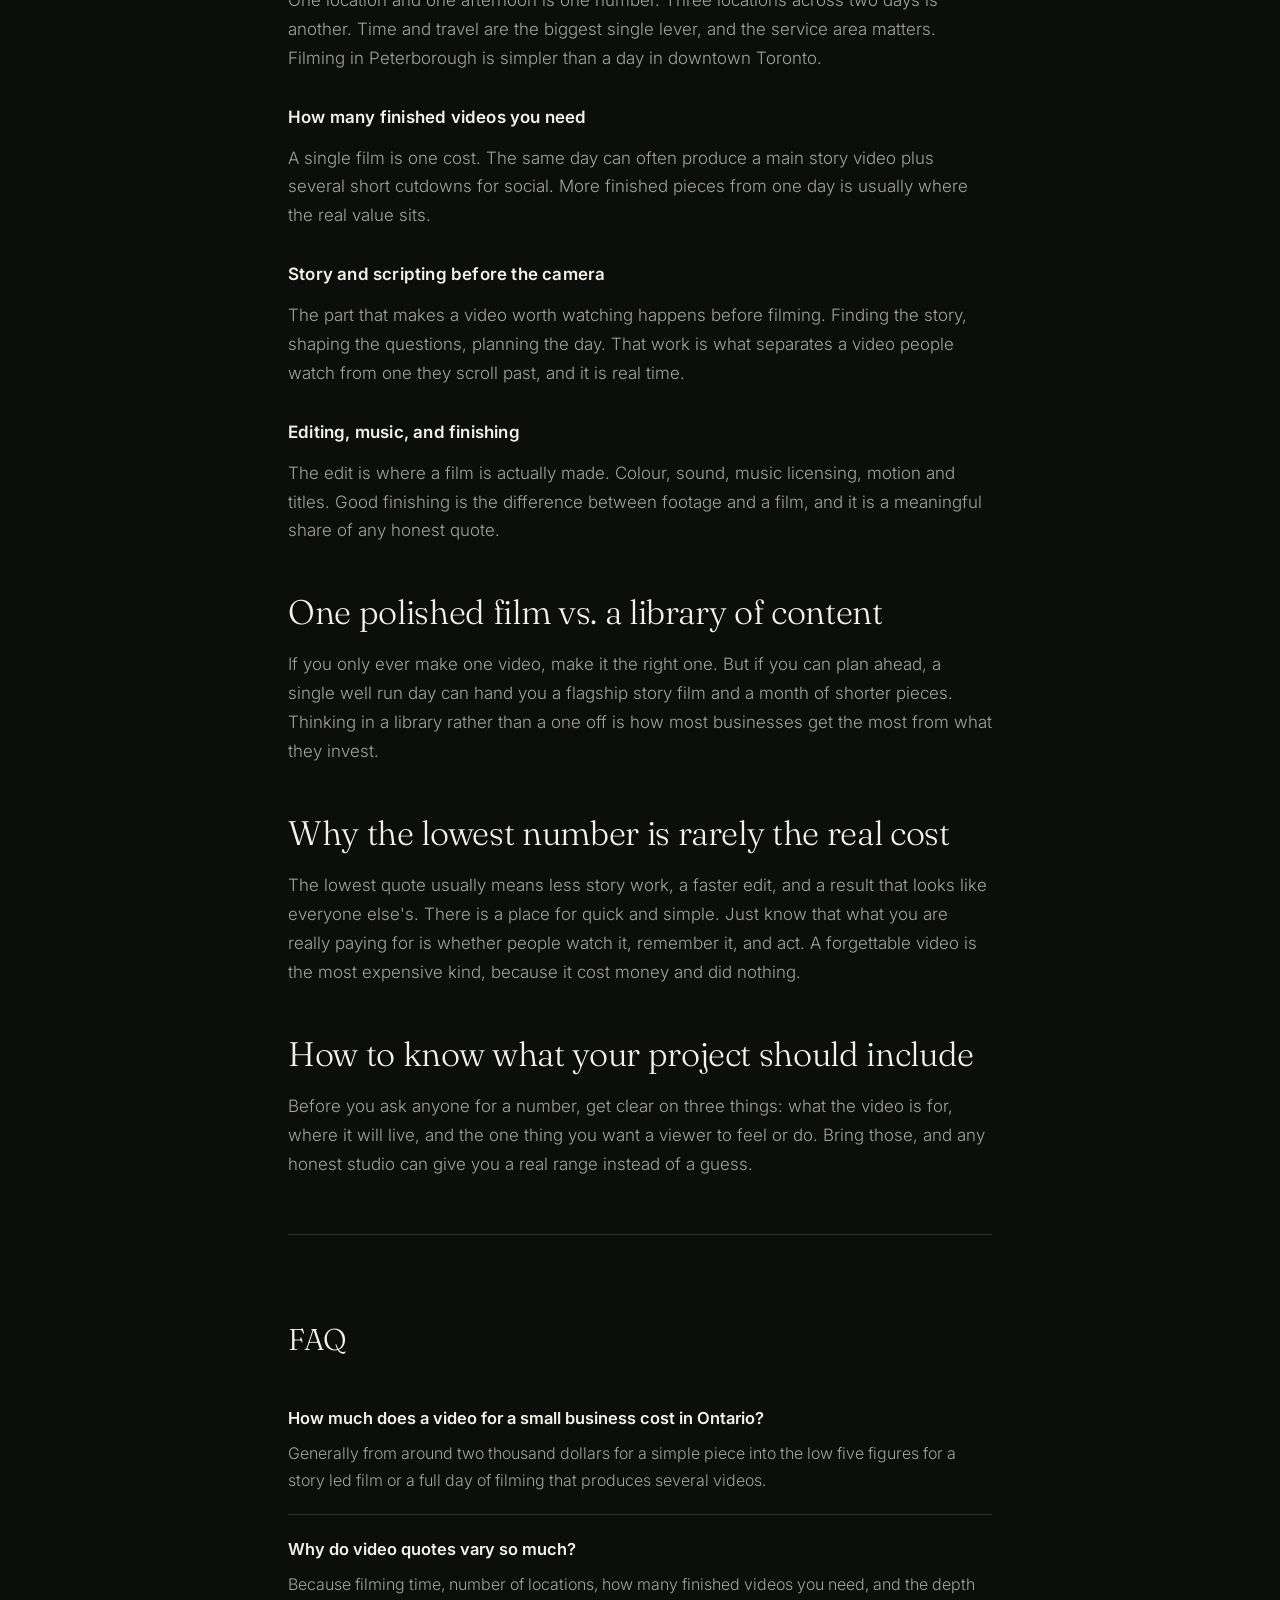
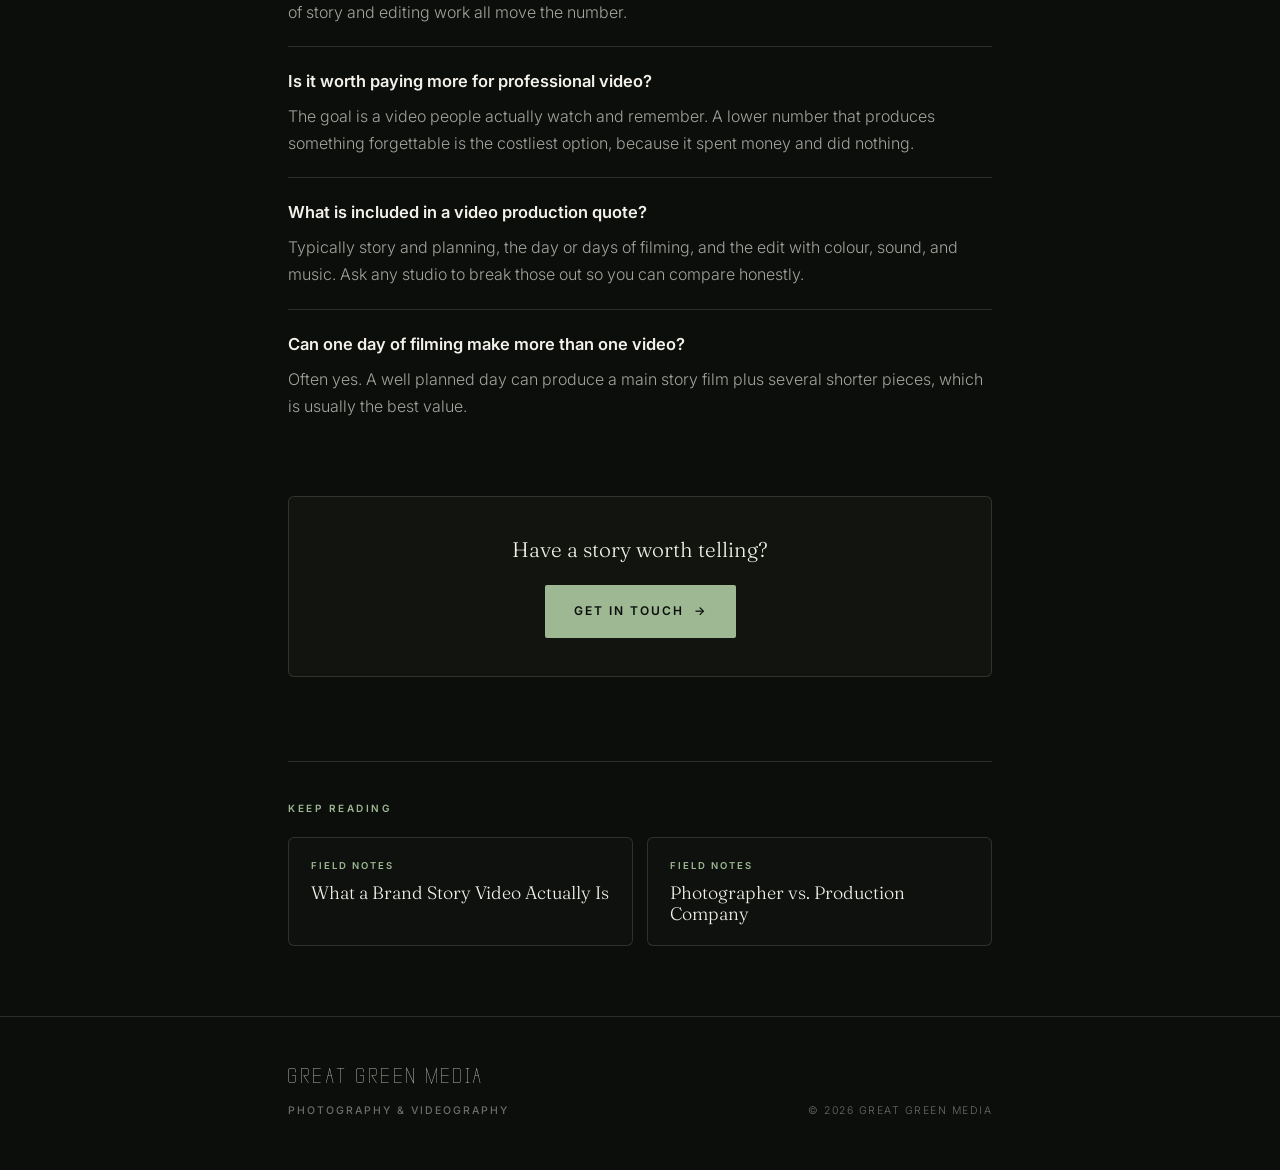
<file: field-notes/how-much-does-a-video-for-your-business-cost/index.html>
<!DOCTYPE html>
<html lang="en">
<head>
<meta charset="UTF-8">
<meta name="viewport" content="width=device-width, initial-scale=1.0">
<title>How Much Does a Video for Your Business Cost? · Great Green Media</title>
<meta name="description" content="An honest breakdown of what a business video costs in Ontario, what drives the price, and what the different video types are actually called.">
<link rel="canonical" href="https://greatgreenmedia.com/field-notes/how-much-does-a-video-for-your-business-cost/">
<meta property="og:type" content="article">
<meta property="og:site_name" content="Great Green Media">
<meta property="og:title" content="How Much Does a Video for Your Business Cost?">
<meta property="og:description" content="An honest breakdown of what a business video costs in Ontario, what drives the price, and what the different video types are actually called.">
<meta property="og:url" content="https://greatgreenmedia.com/field-notes/how-much-does-a-video-for-your-business-cost/">
<meta property="og:image" content="https://greatgreenmedia.com/site-assets/airplane-1920.webp">
<meta name="twitter:card" content="summary_large_image">
<script type="application/ld+json">
{
  "@context": "https://schema.org",
  "@graph": [
    {
      "@type": "BlogPosting",
      "@id": "https://greatgreenmedia.com/field-notes/how-much-does-a-video-for-your-business-cost/#article",
      "headline": "How Much Does a Video for Your Business Cost?",
      "description": "An honest breakdown of what a business video costs in Ontario, what drives the price, and what the different video types are actually called.",
      "mainEntityOfPage": "https://greatgreenmedia.com/field-notes/how-much-does-a-video-for-your-business-cost/",
      "url": "https://greatgreenmedia.com/field-notes/how-much-does-a-video-for-your-business-cost/",
      "image": "https://greatgreenmedia.com/site-assets/airplane-1920.webp",
      "datePublished": "2026-06-24",
      "dateModified": "2026-06-26",
      "author": {
        "@id": "https://greatgreenmedia.com/#jared"
      },
      "publisher": {
        "@id": "https://greatgreenmedia.com/#organization"
      },
      "isPartOf": {
        "@id": "https://greatgreenmedia.com/#website"
      }
    },
    {
      "@type": "FAQPage",
      "@id": "https://greatgreenmedia.com/field-notes/how-much-does-a-video-for-your-business-cost/#faq",
      "mainEntity": [
        {
          "@type": "Question",
          "name": "How much does a video for a small business cost in Ontario?",
          "acceptedAnswer": {
            "@type": "Answer",
            "text": "Generally from around two thousand dollars for a simple piece into the low five figures for a story led film or a full day of filming that produces several videos."
          }
        },
        {
          "@type": "Question",
          "name": "Why do video quotes vary so much?",
          "acceptedAnswer": {
            "@type": "Answer",
            "text": "Because filming time, number of locations, how many finished videos you need, and the depth of story and editing work all move the number."
          }
        },
        {
          "@type": "Question",
          "name": "Is it worth paying more for professional video?",
          "acceptedAnswer": {
            "@type": "Answer",
            "text": "The goal is a video people actually watch and remember. A lower number that produces something forgettable is the costliest option, because it spent money and did nothing."
          }
        },
        {
          "@type": "Question",
          "name": "What is included in a video production quote?",
          "acceptedAnswer": {
            "@type": "Answer",
            "text": "Typically story and planning, the day or days of filming, and the edit with colour, sound, and music. Ask any studio to break those out so you can compare honestly."
          }
        },
        {
          "@type": "Question",
          "name": "Can one day of filming make more than one video?",
          "acceptedAnswer": {
            "@type": "Answer",
            "text": "Often yes. A well planned day can produce a main story film plus several shorter pieces, which is usually the best value."
          }
        }
      ]
    },
    {
      "@type": "BreadcrumbList",
      "itemListElement": [
        {
          "@type": "ListItem",
          "position": 1,
          "name": "Home",
          "item": "https://greatgreenmedia.com/"
        },
        {
          "@type": "ListItem",
          "position": 2,
          "name": "Field Notes",
          "item": "https://greatgreenmedia.com/field-notes/"
        },
        {
          "@type": "ListItem",
          "position": 3,
          "name": "How Much Does a Video for Your Business Cost?",
          "item": "https://greatgreenmedia.com/field-notes/how-much-does-a-video-for-your-business-cost/"
        }
      ]
    }
  ]
}
</script>
<link rel="icon" type="image/svg+xml" href="data:image/svg+xml,%3Csvg xmlns='http://www.w3.org/2000/svg' viewBox='0 0 32 32'%3E%3Crect width='32' height='32' rx='7' fill='%230d0f0d'/%3E%3Ccircle cx='16' cy='16' r='6' fill='%239db892'/%3E%3C/svg%3E">
<link rel="preconnect" href="https://fonts.googleapis.com">
<link rel="preconnect" href="https://fonts.gstatic.com" crossorigin>
<link href="https://fonts.googleapis.com/css2?family=Fraunces:ital,opsz,wght@0,9..144,300;0,9..144,400;0,9..144,500;1,9..144,400&family=Inter:wght@300;400;500;600&display=swap" rel="stylesheet">
<link rel="stylesheet" href="/field-notes/article.css">
</head>
<body>
<nav class="article-nav">
  <div class="article-nav-inner">
    <a class="brand" href="/"><img class="brand-mark" src="/site-assets/ggm-mark-white.png" alt="" width="26" height="26"><span class="brand-word">Great <b>Green</b> Media</span></a>
    <a class="back" href="/field-notes/">&larr; All Field Notes</a>
  </div>
</nav>

<article>
  <header class="article-head">
    <span class="eyebrow">Field Notes</span>
    <h1>How Much Does a Video for Your Business Cost?</h1>
    <div class="kw">Primary keyword: how much does a brand video cost</div>
  </header>

  <div class="article-body">
    <p class="lede">A professionally made video for your business in Ontario generally runs from around two thousand dollars for a single, simple piece into the low five figures for a story led film or a day of filming that produces several videos. The number moves with how much filming, story work, and finishing the project needs. Here is what actually drives it.</p>

    <p>Most production sites will not answer this question. We will, because you deserve to walk into a conversation knowing roughly where you stand.</p>
    <p>First, a quick note on names, because what you call the video changes what people quote you.</p>

    <h2>What these videos are even called</h2>
    <p>You will hear a lot of names for what is often the same job:</p>
    <ul>
      <li><strong>Brand video or brand story video:</strong> a short film about who you are and who you serve. This is the one most businesses actually need.</li>
      <li><strong>Explainer video:</strong> usually animated, often for software. Useful, but a different craft.</li>
      <li><strong>Promo video:</strong> a shorter, more direct piece meant to sell something specific.</li>
      <li><strong>About video:</strong> a brand video that lives on your About page.</li>
      <li><strong>Testimonial or customer story:</strong> your clients telling your story for you.</li>
    </ul>
    <p>Knowing which one you want is the first step to an honest number.</p>

    <h2>The short answer, by type</h2>
    <p>A simple, single talking head or promo piece tends to start around two thousand dollars. A story led brand film with proper interviews, multiple locations, and a real edit usually lands in the mid four figures and up. A full day of filming built to produce several finished videos at once moves into the low five figures, and is often the better value per video. Exact numbers depend on your project, which is the whole point of the next section.</p>

    <h2>What actually drives the number</h2>
    <h3>Days of filming and locations</h3>
    <p>One location and one afternoon is one number. Three locations across two days is another. Time and travel are the biggest single lever, and the service area matters. Filming in Peterborough is simpler than a day in downtown Toronto.</p>
    <h3>How many finished videos you need</h3>
    <p>A single film is one cost. The same day can often produce a main story video plus several short cutdowns for social. More finished pieces from one day is usually where the real value sits.</p>
    <h3>Story and scripting before the camera</h3>
    <p>The part that makes a video worth watching happens before filming. Finding the story, shaping the questions, planning the day. That work is what separates a video people watch from one they scroll past, and it is real time.</p>
    <h3>Editing, music, and finishing</h3>
    <p>The edit is where a film is actually made. Colour, sound, music licensing, motion and titles. Good finishing is the difference between footage and a film, and it is a meaningful share of any honest quote.</p>

    <h2>One polished film vs. a library of content</h2>
    <p>If you only ever make one video, make it the right one. But if you can plan ahead, a single well run day can hand you a flagship story film and a month of shorter pieces. Thinking in a library rather than a one off is how most businesses get the most from what they invest.</p>

    <h2>Why the lowest number is rarely the real cost</h2>
    <p>The lowest quote usually means less story work, a faster edit, and a result that looks like everyone else's. There is a place for quick and simple. Just know that what you are really paying for is whether people watch it, remember it, and act. A forgettable video is the most expensive kind, because it cost money and did nothing.</p>

    <h2>How to know what your project should include</h2>
    <p>Before you ask anyone for a number, get clear on three things: what the video is for, where it will live, and the one thing you want a viewer to feel or do. Bring those, and any honest studio can give you a real range instead of a guess.</p>

    <div class="faq">
      <h2>FAQ</h2>
      <div class="qa"><p class="q">How much does a video for a small business cost in Ontario?</p><p class="a">Generally from around two thousand dollars for a simple piece into the low five figures for a story led film or a full day of filming that produces several videos.</p></div>
      <div class="qa"><p class="q">Why do video quotes vary so much?</p><p class="a">Because filming time, number of locations, how many finished videos you need, and the depth of story and editing work all move the number.</p></div>
      <div class="qa"><p class="q">Is it worth paying more for professional video?</p><p class="a">The goal is a video people actually watch and remember. A lower number that produces something forgettable is the costliest option, because it spent money and did nothing.</p></div>
      <div class="qa"><p class="q">What is included in a video production quote?</p><p class="a">Typically story and planning, the day or days of filming, and the edit with colour, sound, and music. Ask any studio to break those out so you can compare honestly.</p></div>
      <div class="qa"><p class="q">Can one day of filming make more than one video?</p><p class="a">Often yes. A well planned day can produce a main story film plus several shorter pieces, which is usually the best value.</p></div>
    </div>

    <div class="article-cta">
      <p>Have a story worth telling?</p>
      <a class="btn btn-primary" href="/#contact">Get in touch <span class="arw">&rarr;</span></a>
    </div>
  </div>
  <nav class="related-notes" aria-label="Related notes">
    <div class="related-eyebrow">Keep Reading</div>
    <div class="related-grid">
        <a class="related-card" href="/field-notes/what-is-a-brand-story-video/"><span class="related-k">Field Notes</span><span class="related-t">What a Brand Story Video Actually Is</span></a>
        <a class="related-card" href="/field-notes/photographer-vs-production-company/"><span class="related-k">Field Notes</span><span class="related-t">Photographer vs. Production Company</span></a>
    </div>
  </nav>
</article>

<footer>
  <div class="foot-inner">
    <div class="foot-brand">Great Green Media<span>Photography &amp; Videography</span></div>
    <div class="foot-note">&copy; 2026 Great Green Media</div>
  </div>
</footer>
</body>
</html>
</file>
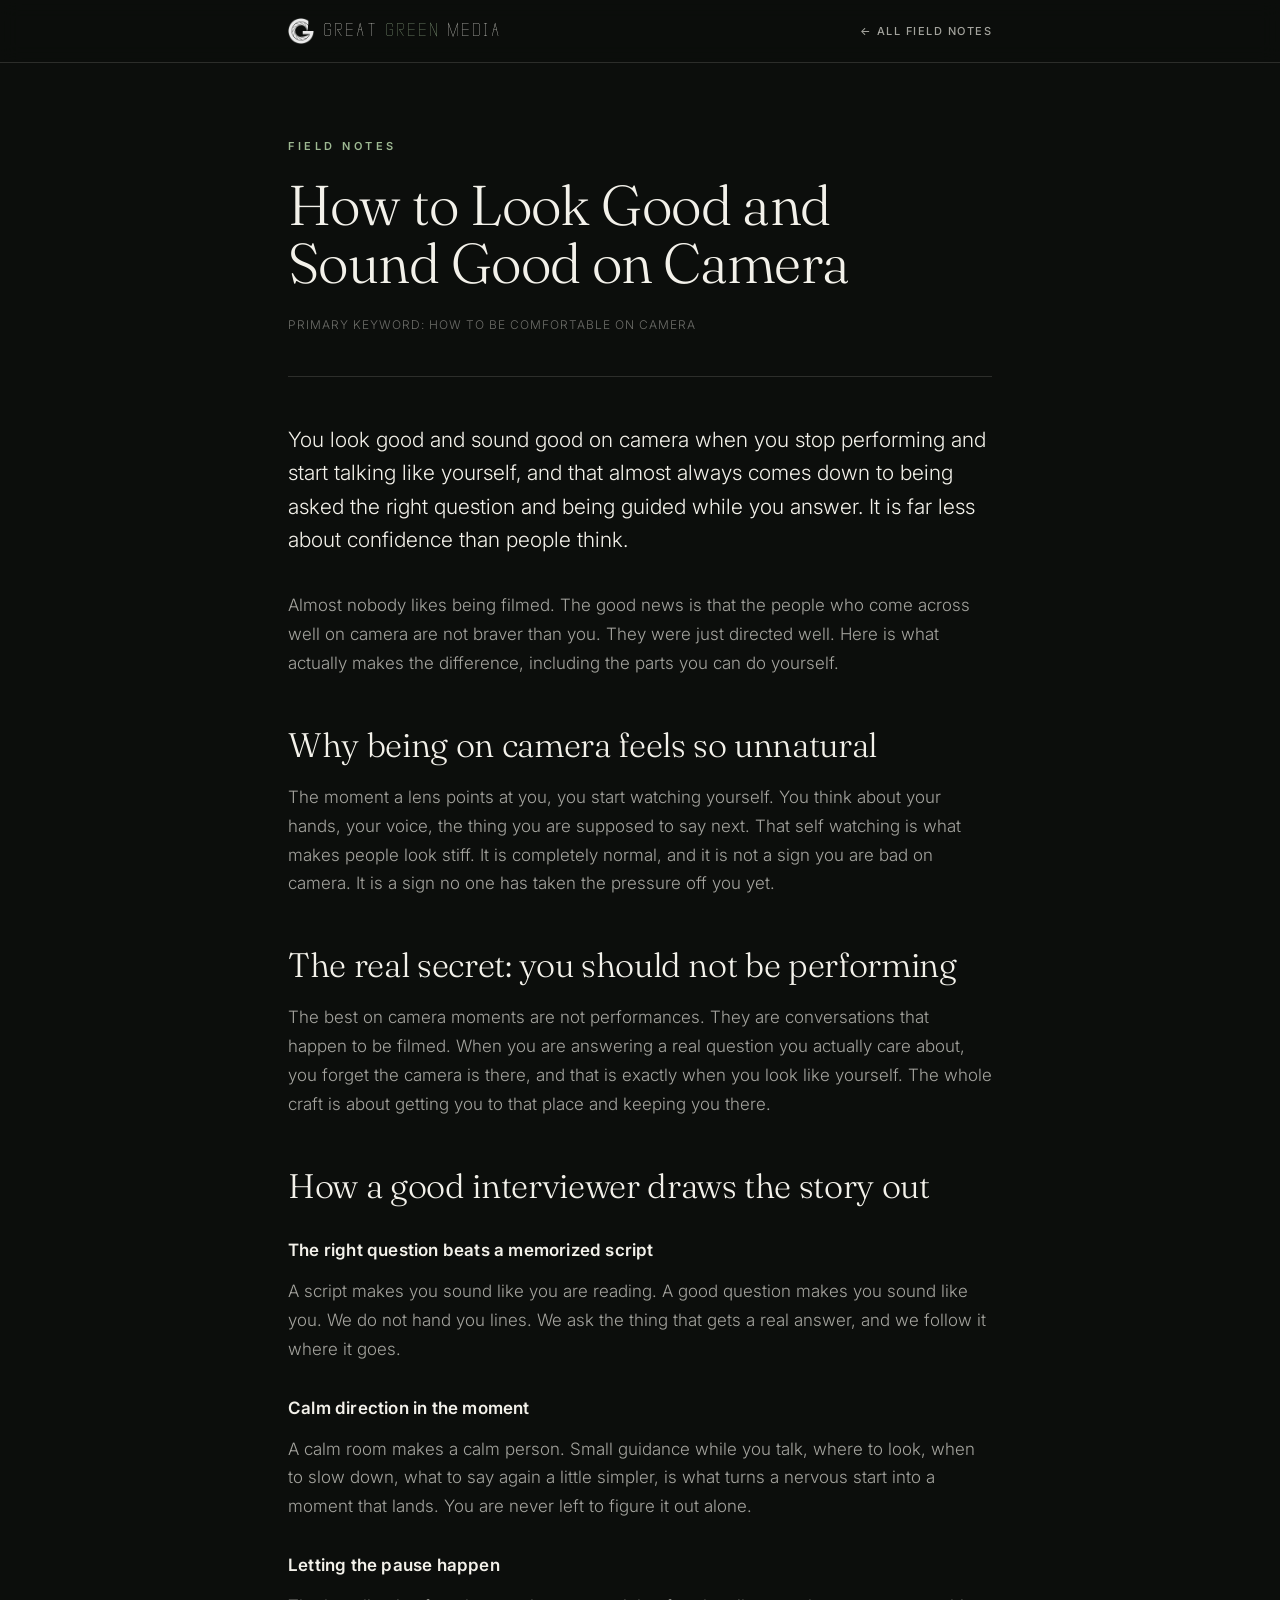
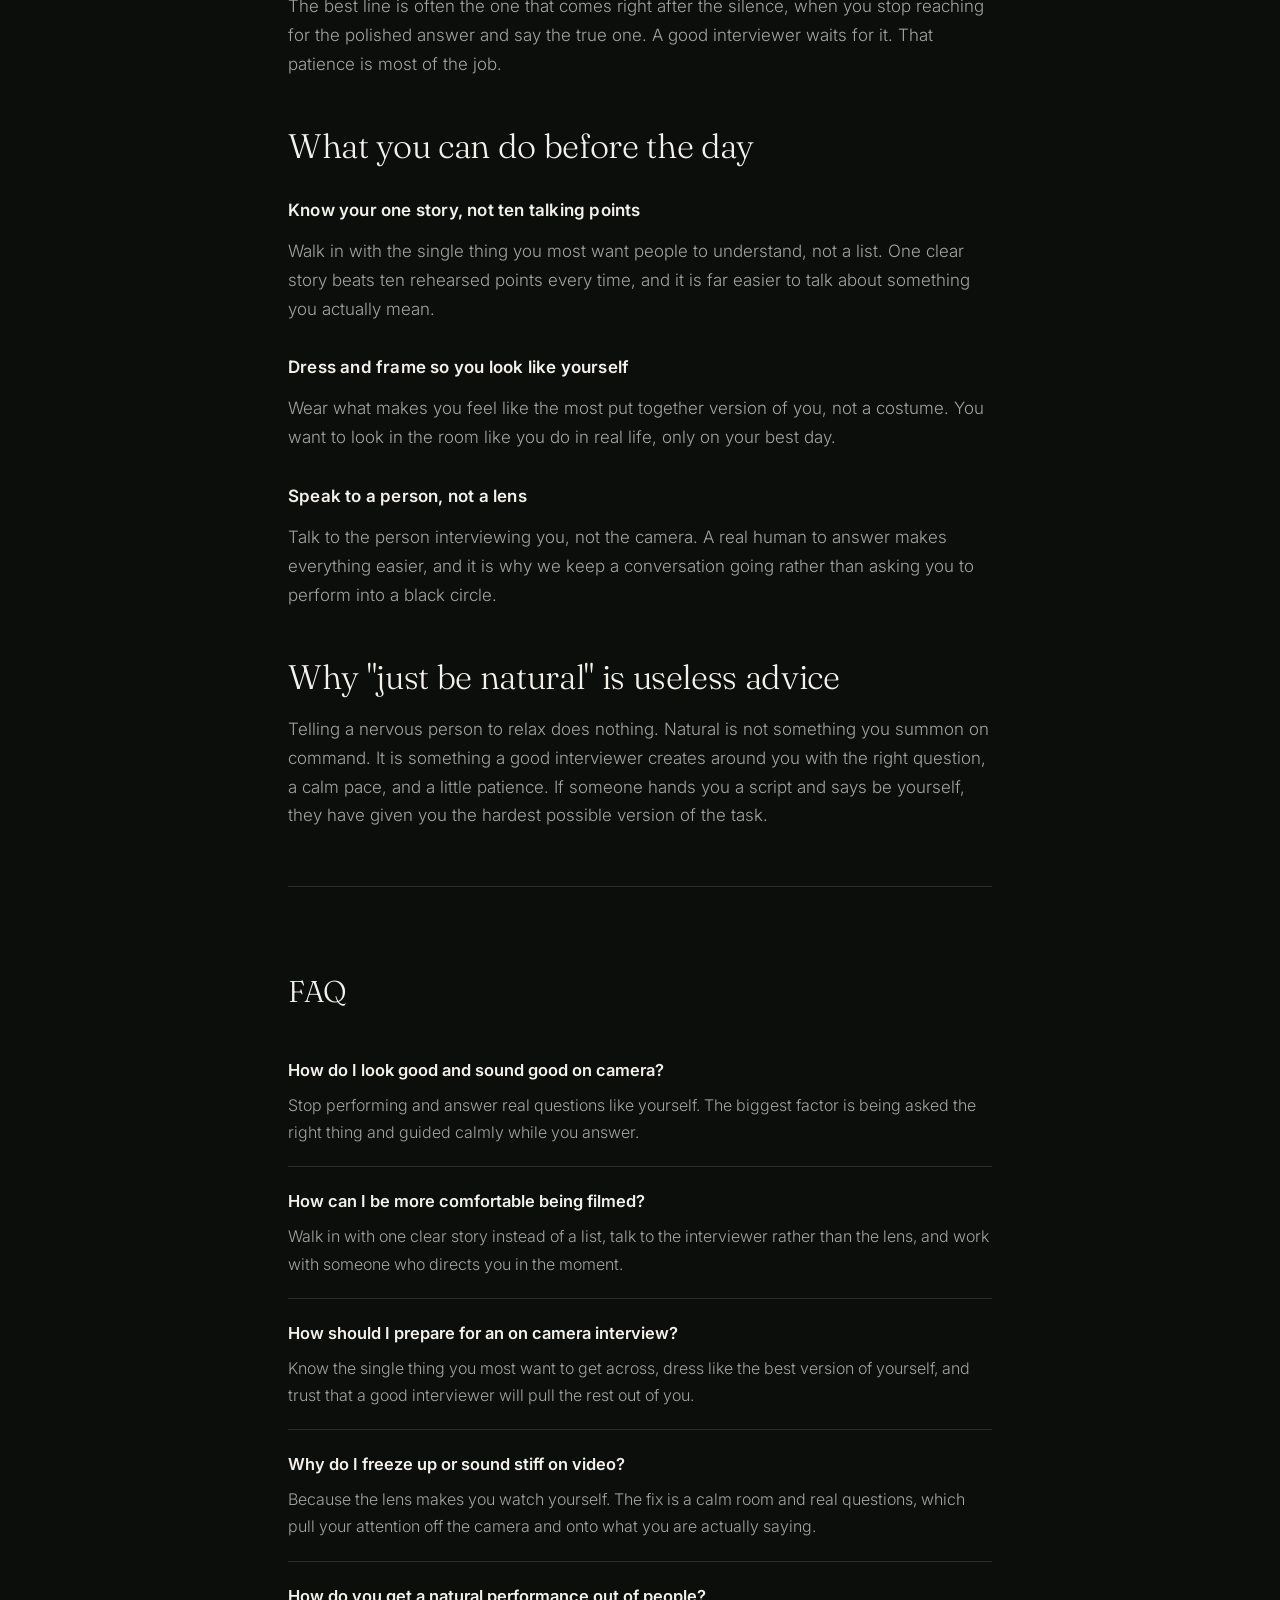
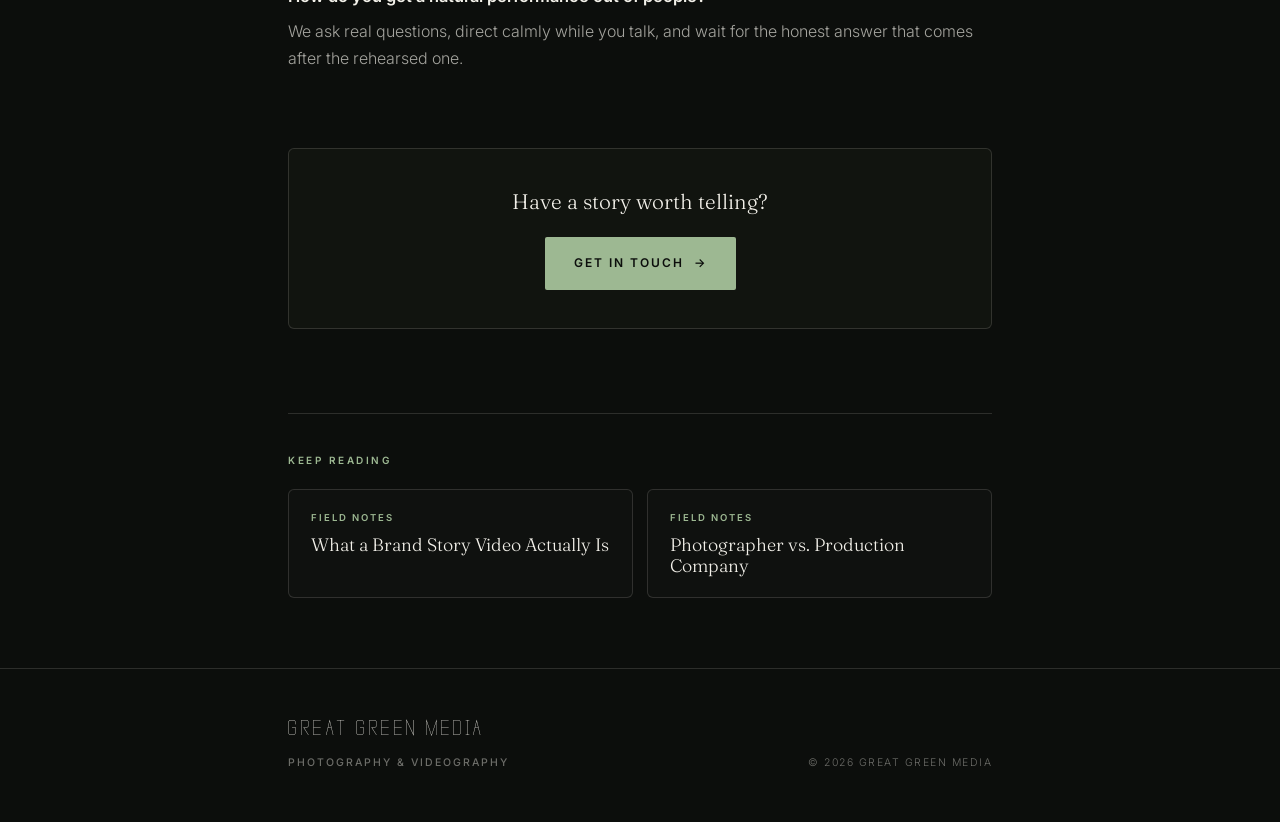
<file: field-notes/how-to-look-good-and-sound-good-on-camera/index.html>
<!DOCTYPE html>
<html lang="en">
<head>
<meta charset="UTF-8">
<meta name="viewport" content="width=device-width, initial-scale=1.0">
<title>How to Look Good and Sound Good on Camera · Great Green Media</title>
<meta name="description" content="How to look good and sound good on camera, even if you hate being filmed. It comes down to the right question and calm direction.">
<link rel="canonical" href="https://greatgreenmedia.com/field-notes/how-to-look-good-and-sound-good-on-camera/">
<meta property="og:type" content="article">
<meta property="og:site_name" content="Great Green Media">
<meta property="og:title" content="How to Look Good and Sound Good on Camera">
<meta property="og:description" content="How to look good and sound good on camera, even if you hate being filmed. It comes down to the right question and calm direction.">
<meta property="og:url" content="https://greatgreenmedia.com/field-notes/how-to-look-good-and-sound-good-on-camera/">
<meta property="og:image" content="https://greatgreenmedia.com/site-assets/airplane-1920.webp">
<meta name="twitter:card" content="summary_large_image">
<script type="application/ld+json">
{
  "@context": "https://schema.org",
  "@graph": [
    {
      "@type": "BlogPosting",
      "@id": "https://greatgreenmedia.com/field-notes/how-to-look-good-and-sound-good-on-camera/#article",
      "headline": "How to Look Good and Sound Good on Camera",
      "description": "How to look good and sound good on camera, even if you hate being filmed. It comes down to the right question and calm direction.",
      "mainEntityOfPage": "https://greatgreenmedia.com/field-notes/how-to-look-good-and-sound-good-on-camera/",
      "url": "https://greatgreenmedia.com/field-notes/how-to-look-good-and-sound-good-on-camera/",
      "image": "https://greatgreenmedia.com/site-assets/airplane-1920.webp",
      "datePublished": "2026-06-24",
      "dateModified": "2026-06-26",
      "author": {
        "@id": "https://greatgreenmedia.com/#jared"
      },
      "publisher": {
        "@id": "https://greatgreenmedia.com/#organization"
      },
      "isPartOf": {
        "@id": "https://greatgreenmedia.com/#website"
      }
    },
    {
      "@type": "FAQPage",
      "@id": "https://greatgreenmedia.com/field-notes/how-to-look-good-and-sound-good-on-camera/#faq",
      "mainEntity": [
        {
          "@type": "Question",
          "name": "How do I look good and sound good on camera?",
          "acceptedAnswer": {
            "@type": "Answer",
            "text": "Stop performing and answer real questions like yourself. The biggest factor is being asked the right thing and guided calmly while you answer."
          }
        },
        {
          "@type": "Question",
          "name": "How can I be more comfortable being filmed?",
          "acceptedAnswer": {
            "@type": "Answer",
            "text": "Walk in with one clear story instead of a list, talk to the interviewer rather than the lens, and work with someone who directs you in the moment."
          }
        },
        {
          "@type": "Question",
          "name": "How should I prepare for an on camera interview?",
          "acceptedAnswer": {
            "@type": "Answer",
            "text": "Know the single thing you most want to get across, dress like the best version of yourself, and trust that a good interviewer will pull the rest out of you."
          }
        },
        {
          "@type": "Question",
          "name": "Why do I freeze up or sound stiff on video?",
          "acceptedAnswer": {
            "@type": "Answer",
            "text": "Because the lens makes you watch yourself. The fix is a calm room and real questions, which pull your attention off the camera and onto what you are actually saying."
          }
        },
        {
          "@type": "Question",
          "name": "How do you get a natural performance out of people?",
          "acceptedAnswer": {
            "@type": "Answer",
            "text": "We ask real questions, direct calmly while you talk, and wait for the honest answer that comes after the rehearsed one."
          }
        }
      ]
    },
    {
      "@type": "BreadcrumbList",
      "itemListElement": [
        {
          "@type": "ListItem",
          "position": 1,
          "name": "Home",
          "item": "https://greatgreenmedia.com/"
        },
        {
          "@type": "ListItem",
          "position": 2,
          "name": "Field Notes",
          "item": "https://greatgreenmedia.com/field-notes/"
        },
        {
          "@type": "ListItem",
          "position": 3,
          "name": "How to Look Good and Sound Good on Camera",
          "item": "https://greatgreenmedia.com/field-notes/how-to-look-good-and-sound-good-on-camera/"
        }
      ]
    }
  ]
}
</script>
<link rel="icon" type="image/svg+xml" href="data:image/svg+xml,%3Csvg xmlns='http://www.w3.org/2000/svg' viewBox='0 0 32 32'%3E%3Crect width='32' height='32' rx='7' fill='%230d0f0d'/%3E%3Ccircle cx='16' cy='16' r='6' fill='%239db892'/%3E%3C/svg%3E">
<link rel="preconnect" href="https://fonts.googleapis.com">
<link rel="preconnect" href="https://fonts.gstatic.com" crossorigin>
<link href="https://fonts.googleapis.com/css2?family=Fraunces:ital,opsz,wght@0,9..144,300;0,9..144,400;0,9..144,500;1,9..144,400&family=Inter:wght@300;400;500;600&display=swap" rel="stylesheet">
<link rel="stylesheet" href="/field-notes/article.css">
</head>
<body>
<nav class="article-nav">
  <div class="article-nav-inner">
    <a class="brand" href="/"><img class="brand-mark" src="/site-assets/ggm-mark-white.png" alt="" width="26" height="26"><span class="brand-word">Great <b>Green</b> Media</span></a>
    <a class="back" href="/field-notes/">&larr; All Field Notes</a>
  </div>
</nav>

<article>
  <header class="article-head">
    <span class="eyebrow">Field Notes</span>
    <h1>How to Look Good and Sound Good on Camera</h1>
    <div class="kw">Primary keyword: how to be comfortable on camera</div>
  </header>

  <div class="article-body">
    <p class="lede">You look good and sound good on camera when you stop performing and start talking like yourself, and that almost always comes down to being asked the right question and being guided while you answer. It is far less about confidence than people think.</p>

    <p>Almost nobody likes being filmed. The good news is that the people who come across well on camera are not braver than you. They were just directed well. Here is what actually makes the difference, including the parts you can do yourself.</p>

    <h2>Why being on camera feels so unnatural</h2>
    <p>The moment a lens points at you, you start watching yourself. You think about your hands, your voice, the thing you are supposed to say next. That self watching is what makes people look stiff. It is completely normal, and it is not a sign you are bad on camera. It is a sign no one has taken the pressure off you yet.</p>

    <h2>The real secret: you should not be performing</h2>
    <p>The best on camera moments are not performances. They are conversations that happen to be filmed. When you are answering a real question you actually care about, you forget the camera is there, and that is exactly when you look like yourself. The whole craft is about getting you to that place and keeping you there.</p>

    <h2>How a good interviewer draws the story out</h2>
    <h3>The right question beats a memorized script</h3>
    <p>A script makes you sound like you are reading. A good question makes you sound like you. We do not hand you lines. We ask the thing that gets a real answer, and we follow it where it goes.</p>
    <h3>Calm direction in the moment</h3>
    <p>A calm room makes a calm person. Small guidance while you talk, where to look, when to slow down, what to say again a little simpler, is what turns a nervous start into a moment that lands. You are never left to figure it out alone.</p>
    <h3>Letting the pause happen</h3>
    <p>The best line is often the one that comes right after the silence, when you stop reaching for the polished answer and say the true one. A good interviewer waits for it. That patience is most of the job.</p>

    <h2>What you can do before the day</h2>
    <h3>Know your one story, not ten talking points</h3>
    <p>Walk in with the single thing you most want people to understand, not a list. One clear story beats ten rehearsed points every time, and it is far easier to talk about something you actually mean.</p>
    <h3>Dress and frame so you look like yourself</h3>
    <p>Wear what makes you feel like the most put together version of you, not a costume. You want to look in the room like you do in real life, only on your best day.</p>
    <h3>Speak to a person, not a lens</h3>
    <p>Talk to the person interviewing you, not the camera. A real human to answer makes everything easier, and it is why we keep a conversation going rather than asking you to perform into a black circle.</p>

    <h2>Why "just be natural" is useless advice</h2>
    <p>Telling a nervous person to relax does nothing. Natural is not something you summon on command. It is something a good interviewer creates around you with the right question, a calm pace, and a little patience. If someone hands you a script and says be yourself, they have given you the hardest possible version of the task.</p>

    <div class="faq">
      <h2>FAQ</h2>
      <div class="qa"><p class="q">How do I look good and sound good on camera?</p><p class="a">Stop performing and answer real questions like yourself. The biggest factor is being asked the right thing and guided calmly while you answer.</p></div>
      <div class="qa"><p class="q">How can I be more comfortable being filmed?</p><p class="a">Walk in with one clear story instead of a list, talk to the interviewer rather than the lens, and work with someone who directs you in the moment.</p></div>
      <div class="qa"><p class="q">How should I prepare for an on camera interview?</p><p class="a">Know the single thing you most want to get across, dress like the best version of yourself, and trust that a good interviewer will pull the rest out of you.</p></div>
      <div class="qa"><p class="q">Why do I freeze up or sound stiff on video?</p><p class="a">Because the lens makes you watch yourself. The fix is a calm room and real questions, which pull your attention off the camera and onto what you are actually saying.</p></div>
      <div class="qa"><p class="q">How do you get a natural performance out of people?</p><p class="a">We ask real questions, direct calmly while you talk, and wait for the honest answer that comes after the rehearsed one.</p></div>
    </div>

    <div class="article-cta">
      <p>Have a story worth telling?</p>
      <a class="btn btn-primary" href="/#contact">Get in touch <span class="arw">&rarr;</span></a>
    </div>
  </div>
  <nav class="related-notes" aria-label="Related notes">
    <div class="related-eyebrow">Keep Reading</div>
    <div class="related-grid">
        <a class="related-card" href="/field-notes/what-is-a-brand-story-video/"><span class="related-k">Field Notes</span><span class="related-t">What a Brand Story Video Actually Is</span></a>
        <a class="related-card" href="/field-notes/photographer-vs-production-company/"><span class="related-k">Field Notes</span><span class="related-t">Photographer vs. Production Company</span></a>
    </div>
  </nav>
</article>

<footer>
  <div class="foot-inner">
    <div class="foot-brand">Great Green Media<span>Photography &amp; Videography</span></div>
    <div class="foot-note">&copy; 2026 Great Green Media</div>
  </div>
</footer>
</body>
</html>
</file>
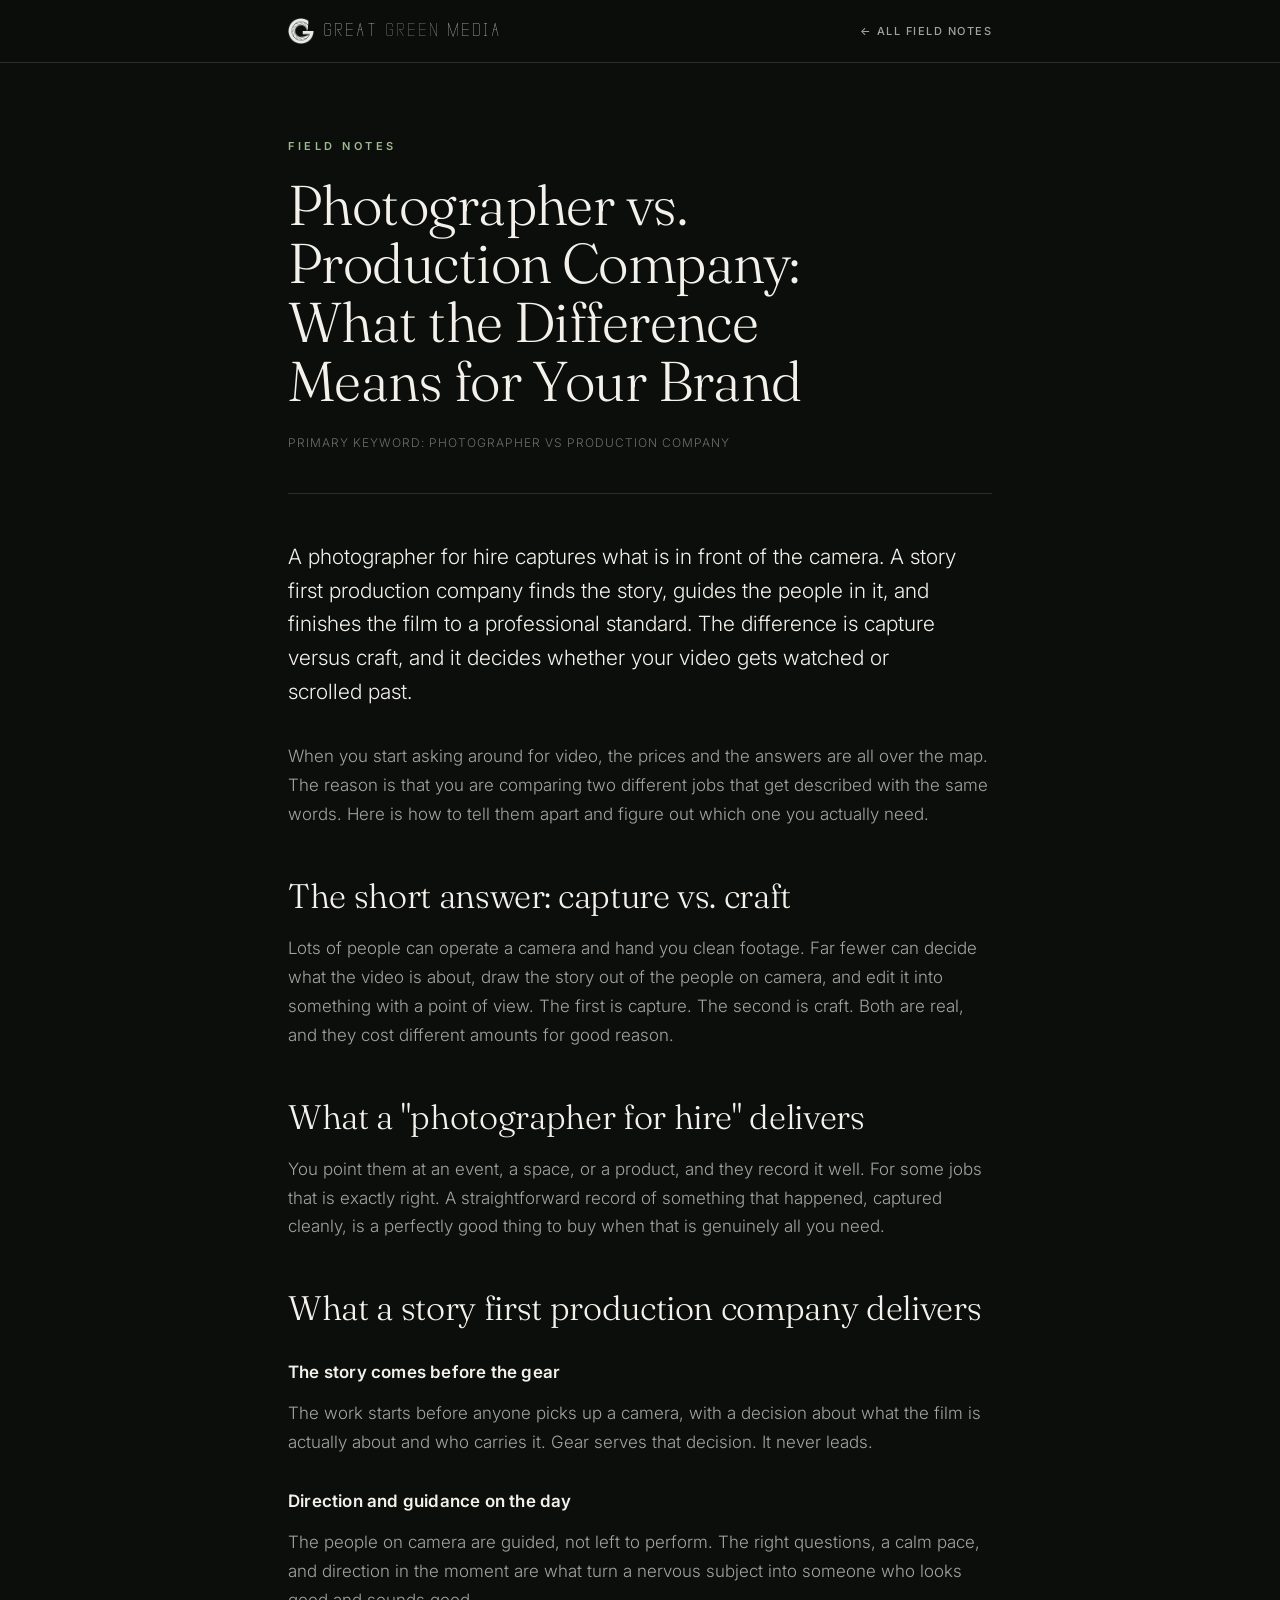
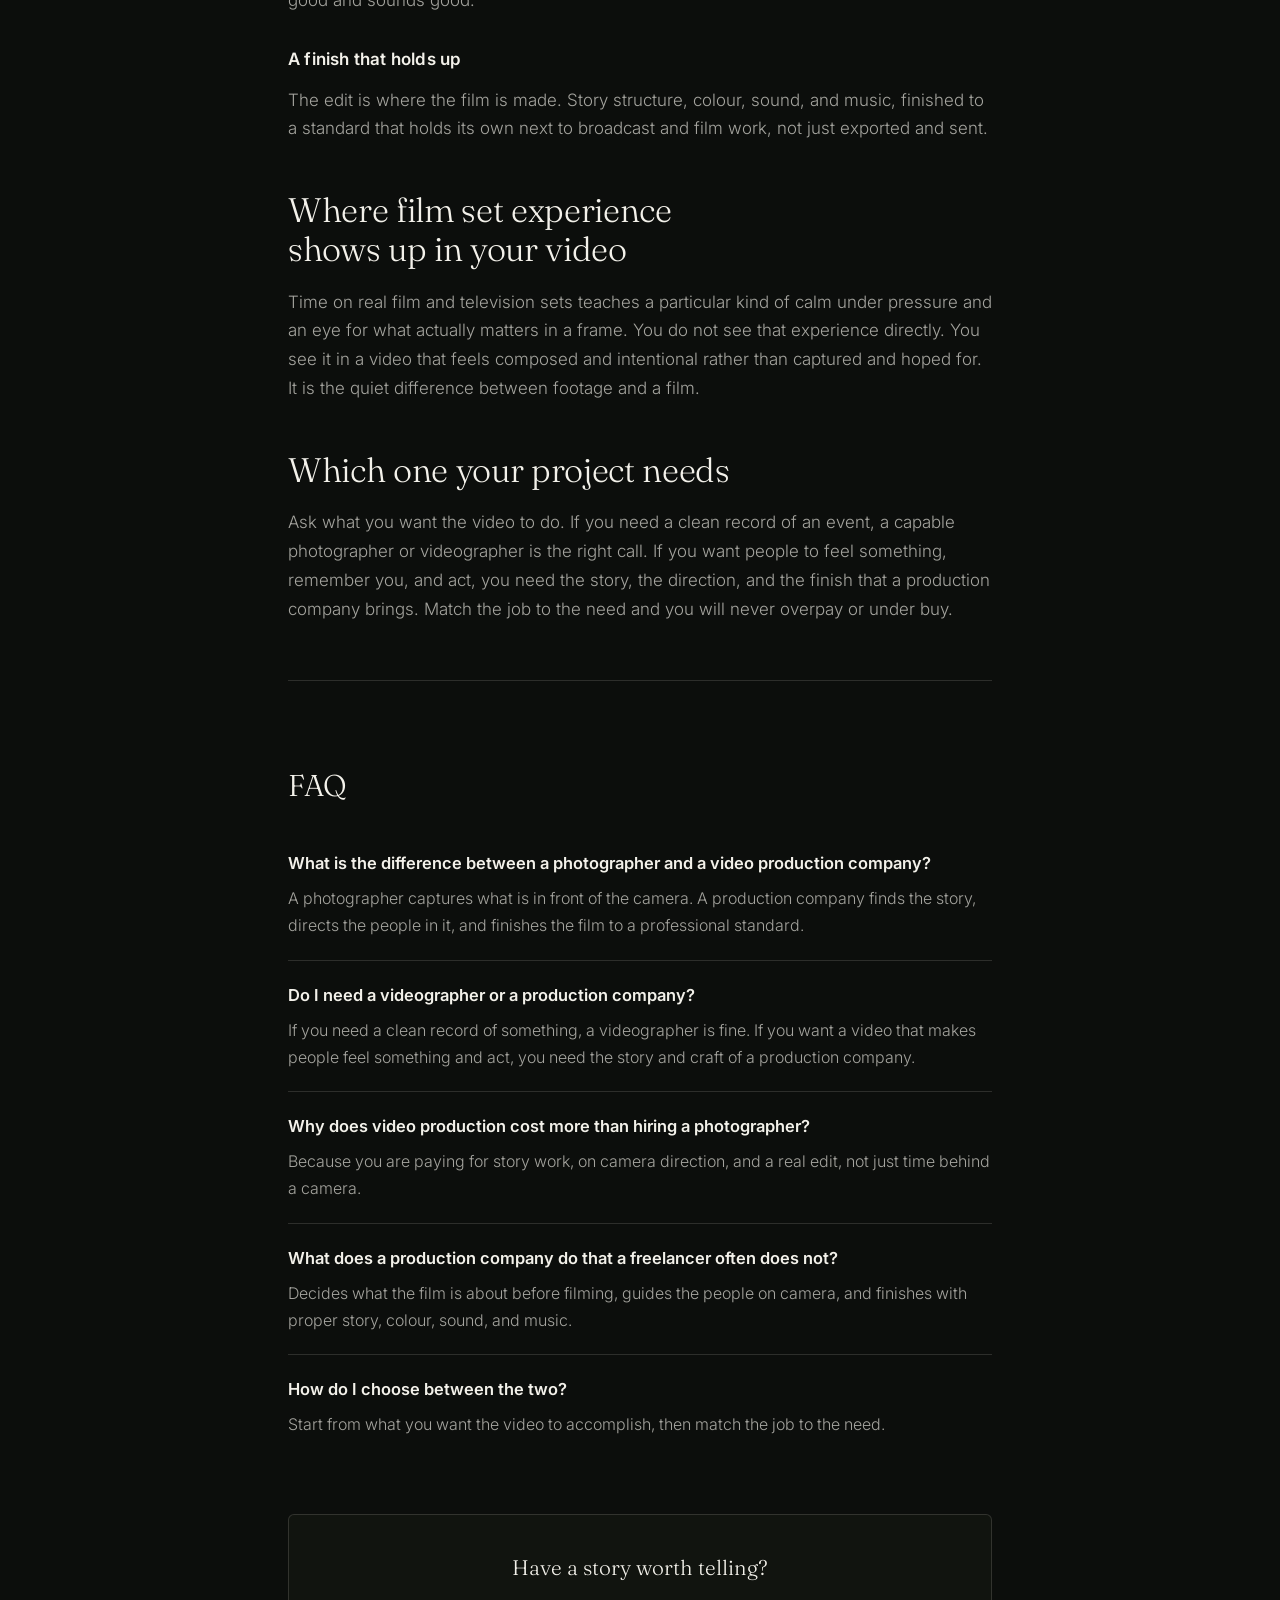
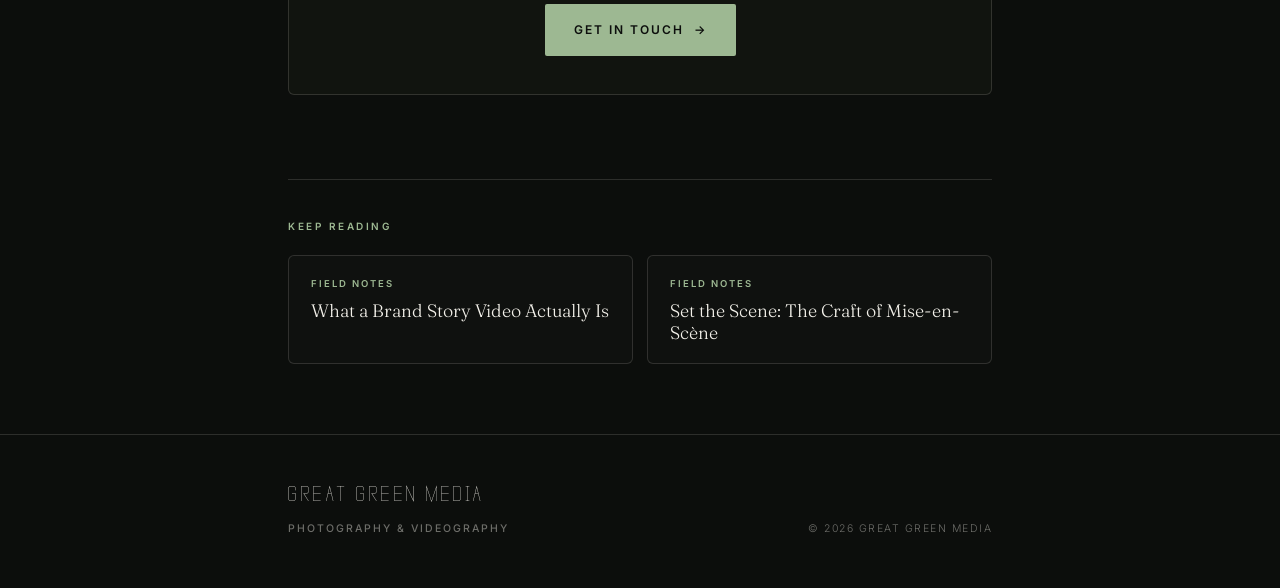
<file: field-notes/photographer-vs-production-company/index.html>
<!DOCTYPE html>
<html lang="en">
<head>
<meta charset="UTF-8">
<meta name="viewport" content="width=device-width, initial-scale=1.0">
<title>Photographer vs. Production Company · Great Green Media</title>
<meta name="description" content="The difference between a photographer and a video production company, capture versus craft, and which one your brand actually needs.">
<link rel="canonical" href="https://greatgreenmedia.com/field-notes/photographer-vs-production-company/">
<meta property="og:type" content="article">
<meta property="og:site_name" content="Great Green Media">
<meta property="og:title" content="Photographer vs. Production Company: What the Difference Means for Your Brand">
<meta property="og:description" content="The difference between a photographer and a video production company, capture versus craft, and which one your brand actually needs.">
<meta property="og:url" content="https://greatgreenmedia.com/field-notes/photographer-vs-production-company/">
<meta property="og:image" content="https://greatgreenmedia.com/site-assets/airplane-1920.webp">
<meta name="twitter:card" content="summary_large_image">
<script type="application/ld+json">
{
  "@context": "https://schema.org",
  "@graph": [
    {
      "@type": "BlogPosting",
      "@id": "https://greatgreenmedia.com/field-notes/photographer-vs-production-company/#article",
      "headline": "Photographer vs. Production Company: What the Difference Means for Your Brand",
      "description": "The difference between a photographer and a video production company, capture versus craft, and which one your brand actually needs.",
      "mainEntityOfPage": "https://greatgreenmedia.com/field-notes/photographer-vs-production-company/",
      "url": "https://greatgreenmedia.com/field-notes/photographer-vs-production-company/",
      "image": "https://greatgreenmedia.com/site-assets/airplane-1920.webp",
      "datePublished": "2026-06-24",
      "dateModified": "2026-06-26",
      "author": {
        "@id": "https://greatgreenmedia.com/#jared"
      },
      "publisher": {
        "@id": "https://greatgreenmedia.com/#organization"
      },
      "isPartOf": {
        "@id": "https://greatgreenmedia.com/#website"
      }
    },
    {
      "@type": "FAQPage",
      "@id": "https://greatgreenmedia.com/field-notes/photographer-vs-production-company/#faq",
      "mainEntity": [
        {
          "@type": "Question",
          "name": "What is the difference between a photographer and a video production company?",
          "acceptedAnswer": {
            "@type": "Answer",
            "text": "A photographer captures what is in front of the camera. A production company finds the story, directs the people in it, and finishes the film to a professional standard."
          }
        },
        {
          "@type": "Question",
          "name": "Do I need a videographer or a production company?",
          "acceptedAnswer": {
            "@type": "Answer",
            "text": "If you need a clean record of something, a videographer is fine. If you want a video that makes people feel something and act, you need the story and craft of a production company."
          }
        },
        {
          "@type": "Question",
          "name": "Why does video production cost more than hiring a photographer?",
          "acceptedAnswer": {
            "@type": "Answer",
            "text": "Because you are paying for story work, on camera direction, and a real edit, not just time behind a camera."
          }
        },
        {
          "@type": "Question",
          "name": "What does a production company do that a freelancer often does not?",
          "acceptedAnswer": {
            "@type": "Answer",
            "text": "Decides what the film is about before filming, guides the people on camera, and finishes with proper story, colour, sound, and music."
          }
        },
        {
          "@type": "Question",
          "name": "How do I choose between the two?",
          "acceptedAnswer": {
            "@type": "Answer",
            "text": "Start from what you want the video to accomplish, then match the job to the need."
          }
        }
      ]
    },
    {
      "@type": "BreadcrumbList",
      "itemListElement": [
        {
          "@type": "ListItem",
          "position": 1,
          "name": "Home",
          "item": "https://greatgreenmedia.com/"
        },
        {
          "@type": "ListItem",
          "position": 2,
          "name": "Field Notes",
          "item": "https://greatgreenmedia.com/field-notes/"
        },
        {
          "@type": "ListItem",
          "position": 3,
          "name": "Photographer vs. Production Company: What the Difference Means for Your Brand",
          "item": "https://greatgreenmedia.com/field-notes/photographer-vs-production-company/"
        }
      ]
    }
  ]
}
</script>
<link rel="icon" type="image/svg+xml" href="data:image/svg+xml,%3Csvg xmlns='http://www.w3.org/2000/svg' viewBox='0 0 32 32'%3E%3Crect width='32' height='32' rx='7' fill='%230d0f0d'/%3E%3Ccircle cx='16' cy='16' r='6' fill='%239db892'/%3E%3C/svg%3E">
<link rel="preconnect" href="https://fonts.googleapis.com">
<link rel="preconnect" href="https://fonts.gstatic.com" crossorigin>
<link href="https://fonts.googleapis.com/css2?family=Fraunces:ital,opsz,wght@0,9..144,300;0,9..144,400;0,9..144,500;1,9..144,400&family=Inter:wght@300;400;500;600&display=swap" rel="stylesheet">
<link rel="stylesheet" href="/field-notes/article.css">
</head>
<body>
<nav class="article-nav">
  <div class="article-nav-inner">
    <a class="brand" href="/"><img class="brand-mark" src="/site-assets/ggm-mark-white.png" alt="" width="26" height="26"><span class="brand-word">Great <b>Green</b> Media</span></a>
    <a class="back" href="/field-notes/">&larr; All Field Notes</a>
  </div>
</nav>

<article>
  <header class="article-head">
    <span class="eyebrow">Field Notes</span>
    <h1>Photographer vs. Production Company: What the Difference Means for Your Brand</h1>
    <div class="kw">Primary keyword: photographer vs production company</div>
  </header>

  <div class="article-body">
    <p class="lede">A photographer for hire captures what is in front of the camera. A story first production company finds the story, guides the people in it, and finishes the film to a professional standard. The difference is capture versus craft, and it decides whether your video gets watched or scrolled past.</p>

    <p>When you start asking around for video, the prices and the answers are all over the map. The reason is that you are comparing two different jobs that get described with the same words. Here is how to tell them apart and figure out which one you actually need.</p>

    <h2>The short answer: capture vs. craft</h2>
    <p>Lots of people can operate a camera and hand you clean footage. Far fewer can decide what the video is about, draw the story out of the people on camera, and edit it into something with a point of view. The first is capture. The second is craft. Both are real, and they cost different amounts for good reason.</p>

    <h2>What a "photographer for hire" delivers</h2>
    <p>You point them at an event, a space, or a product, and they record it well. For some jobs that is exactly right. A straightforward record of something that happened, captured cleanly, is a perfectly good thing to buy when that is genuinely all you need.</p>

    <h2>What a story first production company delivers</h2>
    <h3>The story comes before the gear</h3>
    <p>The work starts before anyone picks up a camera, with a decision about what the film is actually about and who carries it. Gear serves that decision. It never leads.</p>
    <h3>Direction and guidance on the day</h3>
    <p>The people on camera are guided, not left to perform. The right questions, a calm pace, and direction in the moment are what turn a nervous subject into someone who looks good and sounds good.</p>
    <h3>A finish that holds up</h3>
    <p>The edit is where the film is made. Story structure, colour, sound, and music, finished to a standard that holds its own next to broadcast and film work, not just exported and sent.</p>

    <h2>Where film set experience shows up in your video</h2>
    <p>Time on real film and television sets teaches a particular kind of calm under pressure and an eye for what actually matters in a frame. You do not see that experience directly. You see it in a video that feels composed and intentional rather than captured and hoped for. It is the quiet difference between footage and a film.</p>

    <h2>Which one your project needs</h2>
    <p>Ask what you want the video to do. If you need a clean record of an event, a capable photographer or videographer is the right call. If you want people to feel something, remember you, and act, you need the story, the direction, and the finish that a production company brings. Match the job to the need and you will never overpay or under buy.</p>

    <div class="faq">
      <h2>FAQ</h2>
      <div class="qa"><p class="q">What is the difference between a photographer and a video production company?</p><p class="a">A photographer captures what is in front of the camera. A production company finds the story, directs the people in it, and finishes the film to a professional standard.</p></div>
      <div class="qa"><p class="q">Do I need a videographer or a production company?</p><p class="a">If you need a clean record of something, a videographer is fine. If you want a video that makes people feel something and act, you need the story and craft of a production company.</p></div>
      <div class="qa"><p class="q">Why does video production cost more than hiring a photographer?</p><p class="a">Because you are paying for story work, on camera direction, and a real edit, not just time behind a camera.</p></div>
      <div class="qa"><p class="q">What does a production company do that a freelancer often does not?</p><p class="a">Decides what the film is about before filming, guides the people on camera, and finishes with proper story, colour, sound, and music.</p></div>
      <div class="qa"><p class="q">How do I choose between the two?</p><p class="a">Start from what you want the video to accomplish, then match the job to the need.</p></div>
    </div>

    <div class="article-cta">
      <p>Have a story worth telling?</p>
      <a class="btn btn-primary" href="/#contact">Get in touch <span class="arw">&rarr;</span></a>
    </div>
  </div>
  <nav class="related-notes" aria-label="Related notes">
    <div class="related-eyebrow">Keep Reading</div>
    <div class="related-grid">
        <a class="related-card" href="/field-notes/what-is-a-brand-story-video/"><span class="related-k">Field Notes</span><span class="related-t">What a Brand Story Video Actually Is</span></a>
        <a class="related-card" href="/field-notes/set-the-scene/"><span class="related-k">Field Notes</span><span class="related-t">Set the Scene: The Craft of Mise-en-Scène</span></a>
    </div>
  </nav>
</article>

<footer>
  <div class="foot-inner">
    <div class="foot-brand">Great Green Media<span>Photography &amp; Videography</span></div>
    <div class="foot-note">&copy; 2026 Great Green Media</div>
  </div>
</footer>
</body>
</html>
</file>
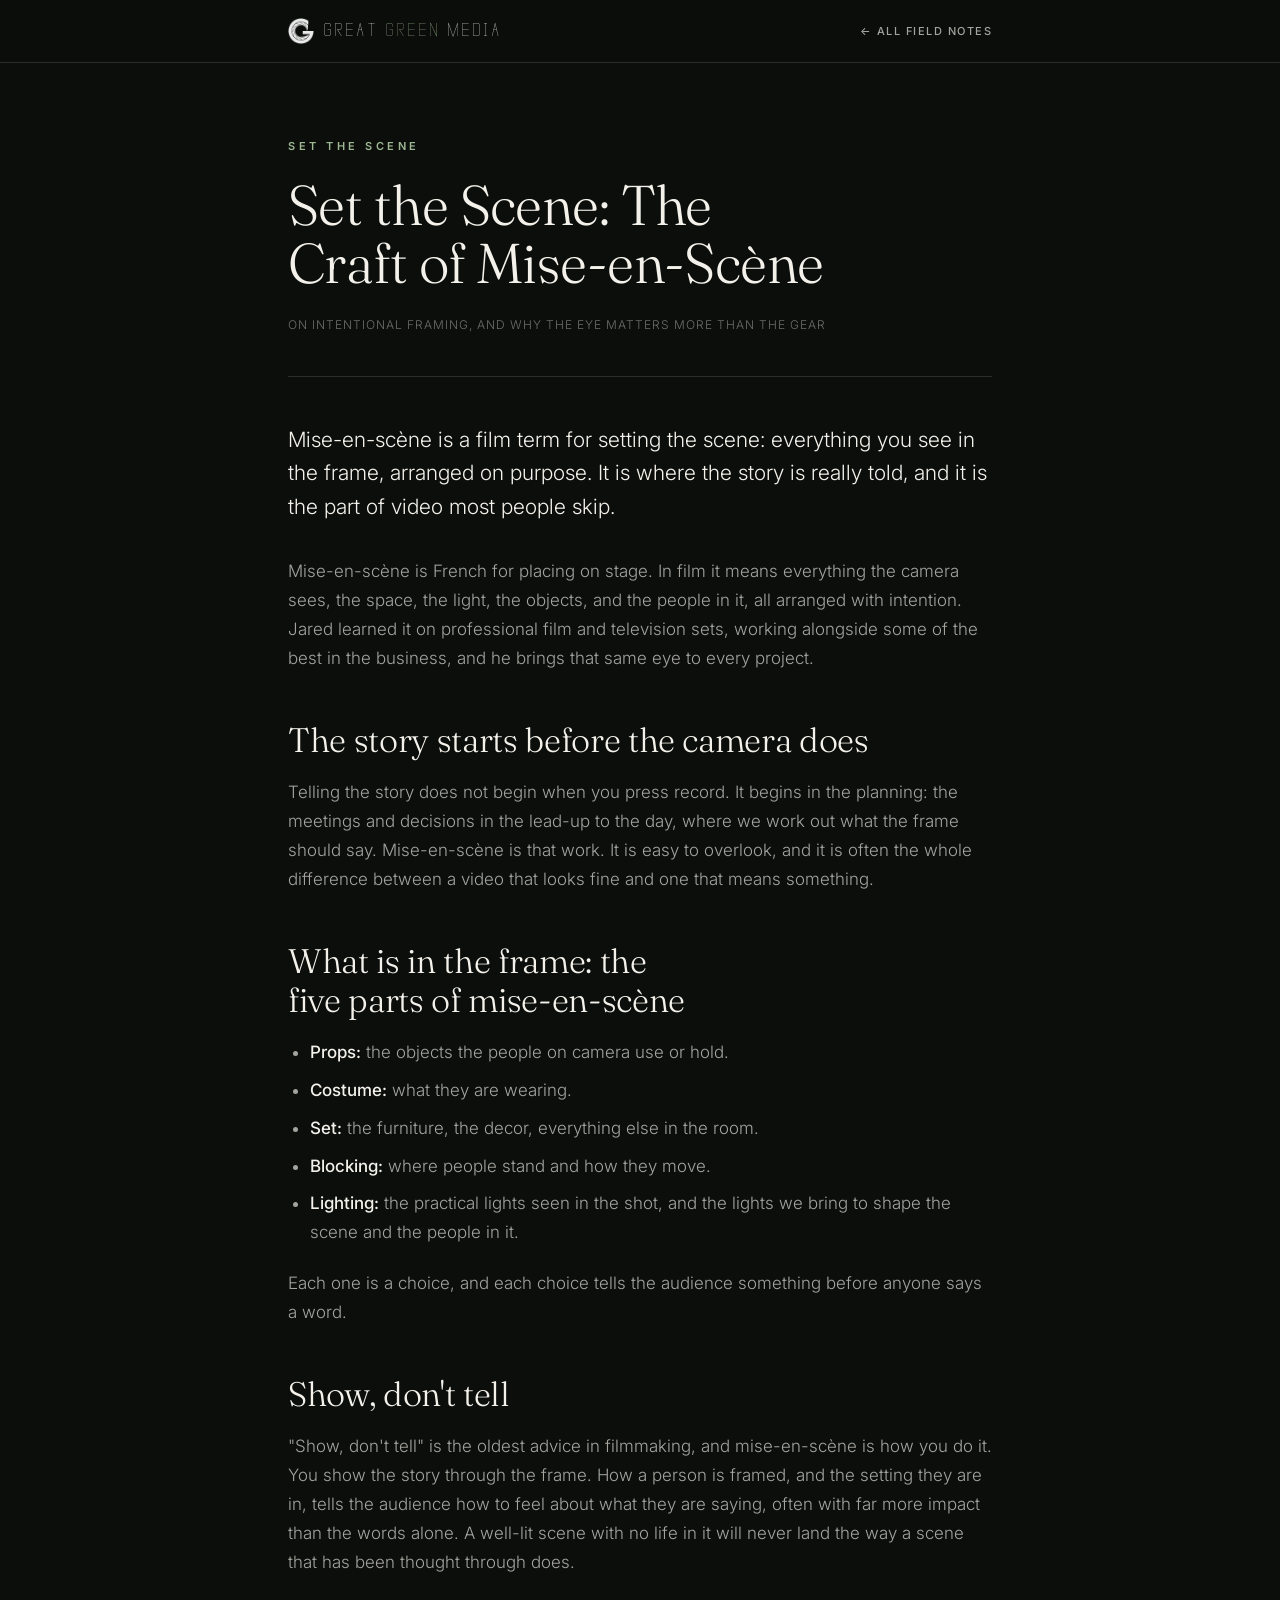
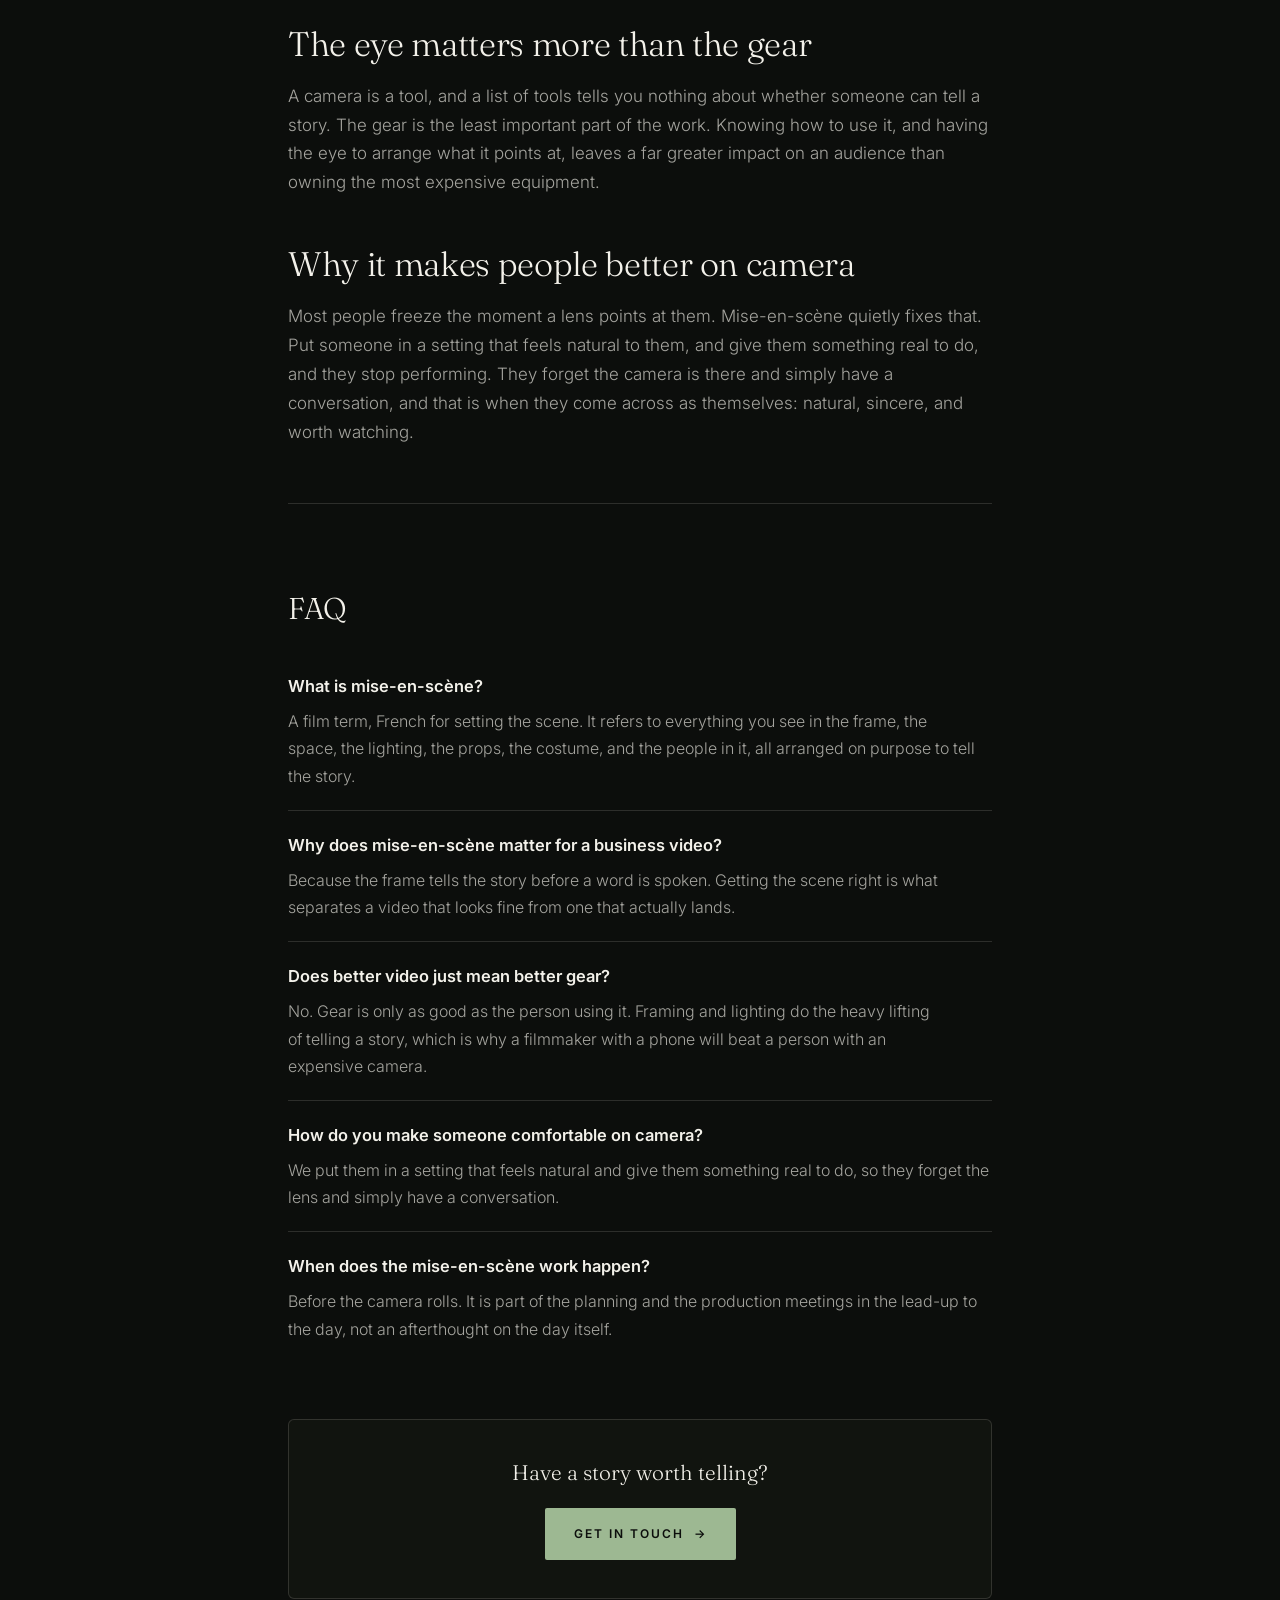
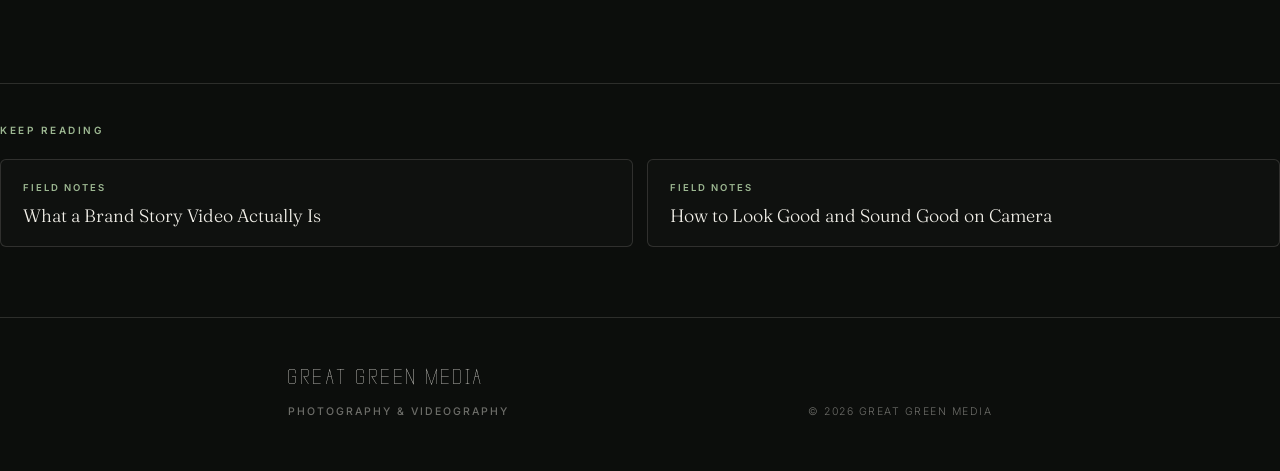
<file: field-notes/set-the-scene/index.html>
<!DOCTYPE html>
<html lang="en">
<head>
<meta charset="UTF-8">
<meta name="viewport" content="width=device-width, initial-scale=1.0">
<title>Set the Scene: The Craft of Mise-en-Scène · Great Green Media</title>
<meta name="description" content="Mise-en-scene is the film craft of setting the scene: everything in the frame, arranged on purpose. It is where the story is really told, and the part of video most people skip.">
<link rel="canonical" href="https://greatgreenmedia.com/field-notes/set-the-scene/">
<meta property="og:type" content="article">
<meta property="og:site_name" content="Great Green Media">
<meta property="og:title" content="Set the Scene: The Craft of Mise-en-Scène">
<meta property="og:description" content="What mise-en-scene is, why it tells the story before a word is spoken, and why the eye matters more than the gear.">
<meta property="og:url" content="https://greatgreenmedia.com/field-notes/set-the-scene/">
<meta property="og:image" content="https://greatgreenmedia.com/site-assets/airplane-1920.webp">
<meta name="twitter:card" content="summary_large_image">
<link rel="icon" type="image/svg+xml" href="data:image/svg+xml,%3Csvg xmlns='http://www.w3.org/2000/svg' viewBox='0 0 32 32'%3E%3Crect width='32' height='32' rx='7' fill='%230d0f0d'/%3E%3Ccircle cx='16' cy='16' r='6' fill='%239db892'/%3E%3C/svg%3E">
<link rel="preconnect" href="https://fonts.googleapis.com">
<link rel="preconnect" href="https://fonts.gstatic.com" crossorigin>
<link href="https://fonts.googleapis.com/css2?family=Fraunces:ital,opsz,wght@0,9..144,300;0,9..144,400;0,9..144,500;1,9..144,400&family=Inter:wght@300;400;500;600&display=swap" rel="stylesheet">
<link rel="stylesheet" href="/field-notes/article.css">
<script type="application/ld+json">
{
  "@context": "https://schema.org",
  "@graph": [
    {
      "@type": "BlogPosting",
      "@id": "https://greatgreenmedia.com/field-notes/set-the-scene/#article",
      "headline": "Set the Scene: The Craft of Mise-en-Scène",
      "description": "What mise-en-scene is, why it tells the story before a word is spoken, and why the eye matters more than the gear.",
      "mainEntityOfPage": "https://greatgreenmedia.com/field-notes/set-the-scene/",
      "url": "https://greatgreenmedia.com/field-notes/set-the-scene/",
      "image": "https://greatgreenmedia.com/site-assets/airplane-1920.webp",
      "datePublished": "2026-07-06",
      "dateModified": "2026-07-06",
      "author": {"@id": "https://greatgreenmedia.com/#jared"},
      "publisher": {"@id": "https://greatgreenmedia.com/#organization"},
      "isPartOf": {"@id": "https://greatgreenmedia.com/#website"}
    },
    {
      "@type": "FAQPage",
      "@id": "https://greatgreenmedia.com/field-notes/set-the-scene/#faq",
      "mainEntity": [
        {"@type": "Question", "name": "What is mise-en-scène?", "acceptedAnswer": {"@type": "Answer", "text": "A film term, French for setting the scene. It refers to everything you see in the frame, the space, the lighting, the props, the costume, and the people in it, all arranged on purpose to tell the story."}},
        {"@type": "Question", "name": "Why does mise-en-scène matter for a business video?", "acceptedAnswer": {"@type": "Answer", "text": "Because the frame tells the story before a word is spoken. Getting the scene right is what separates a video that looks fine from one that actually lands."}},
        {"@type": "Question", "name": "Does better video just mean better gear?", "acceptedAnswer": {"@type": "Answer", "text": "No. Gear is only as good as the person using it. Framing and lighting do the heavy lifting of telling a story, which is why a filmmaker with a phone will beat a person with an expensive camera."}},
        {"@type": "Question", "name": "How do you make someone comfortable on camera?", "acceptedAnswer": {"@type": "Answer", "text": "We put them in a setting that feels natural and give them something real to do, so they forget the lens and simply have a conversation."}},
        {"@type": "Question", "name": "When does the mise-en-scène work happen?", "acceptedAnswer": {"@type": "Answer", "text": "Before the camera rolls. It is part of the planning and the production meetings in the lead-up to the day, not an afterthought on the day itself."}}
      ]
    },
    {
      "@type": "BreadcrumbList",
      "itemListElement": [
        {"@type": "ListItem", "position": 1, "name": "Home", "item": "https://greatgreenmedia.com/"},
        {"@type": "ListItem", "position": 2, "name": "Field Notes", "item": "https://greatgreenmedia.com/field-notes/"},
        {"@type": "ListItem", "position": 3, "name": "Set the Scene: The Craft of Mise-en-Scène", "item": "https://greatgreenmedia.com/field-notes/set-the-scene/"}
      ]
    }
  ]
}
</script>
</head>
<body>
<nav class="article-nav">
  <div class="article-nav-inner">
    <a class="brand" href="/"><img class="brand-mark" src="/site-assets/ggm-mark-white.png" alt="" width="26" height="26"><span class="brand-word">Great <b>Green</b> Media</span></a>
    <a class="back" href="/field-notes/">&larr; All Field Notes</a>
  </div>
</nav>

<article>
  <header class="article-head">
    <span class="eyebrow">Set the Scene</span>
    <h1>Set the Scene: The Craft of Mise-en-Scène</h1>
    <div class="kw">On intentional framing, and why the eye matters more than the gear</div>
  </header>

  <div class="article-body">
    <p class="lede">Mise-en-scène is a film term for setting the scene: everything you see in the frame, arranged on purpose. It is where the story is really told, and it is the part of video most people skip.</p>

    <p>Mise-en-scène is French for placing on stage. In film it means everything the camera sees, the space, the light, the objects, and the people in it, all arranged with intention. Jared learned it on professional film and television sets, working alongside some of the best in the business, and he brings that same eye to every project.</p>

    <h2>The story starts before the camera does</h2>
    <p>Telling the story does not begin when you press record. It begins in the planning: the meetings and decisions in the lead-up to the day, where we work out what the frame should say. Mise-en-scène is that work. It is easy to overlook, and it is often the whole difference between a video that looks fine and one that means something.</p>

    <h2>What is in the frame: the five parts of mise-en-scène</h2>
    <ul>
      <li><strong>Props:</strong> the objects the people on camera use or hold.</li>
      <li><strong>Costume:</strong> what they are wearing.</li>
      <li><strong>Set:</strong> the furniture, the decor, everything else in the room.</li>
      <li><strong>Blocking:</strong> where people stand and how they move.</li>
      <li><strong>Lighting:</strong> the practical lights seen in the shot, and the lights we bring to shape the scene and the people in it.</li>
    </ul>
    <p>Each one is a choice, and each choice tells the audience something before anyone says a word.</p>

    <h2>Show, don't tell</h2>
    <p>"Show, don't tell" is the oldest advice in filmmaking, and mise-en-scène is how you do it. You show the story through the frame. How a person is framed, and the setting they are in, tells the audience how to feel about what they are saying, often with far more impact than the words alone. A well-lit scene with no life in it will never land the way a scene that has been thought through does.</p>

    <h2>The eye matters more than the gear</h2>
    <p>A camera is a tool, and a list of tools tells you nothing about whether someone can tell a story. The gear is the least important part of the work. Knowing how to use it, and having the eye to arrange what it points at, leaves a far greater impact on an audience than owning the most expensive equipment.</p>

    <h2>Why it makes people better on camera</h2>
    <p>Most people freeze the moment a lens points at them. Mise-en-scène quietly fixes that. Put someone in a setting that feels natural to them, and give them something real to do, and they stop performing. They forget the camera is there and simply have a conversation, and that is when they come across as themselves: natural, sincere, and worth watching.</p>

    <div class="faq">
      <h2>FAQ</h2>
      <div class="qa"><p class="q">What is mise-en-scène?</p><p class="a">A film term, French for setting the scene. It refers to everything you see in the frame, the space, the lighting, the props, the costume, and the people in it, all arranged on purpose to tell the story.</p></div>
      <div class="qa"><p class="q">Why does mise-en-scène matter for a business video?</p><p class="a">Because the frame tells the story before a word is spoken. Getting the scene right is what separates a video that looks fine from one that actually lands.</p></div>
      <div class="qa"><p class="q">Does better video just mean better gear?</p><p class="a">No. Gear is only as good as the person using it. Framing and lighting do the heavy lifting of telling a story, which is why a filmmaker with a phone will beat a person with an expensive camera.</p></div>
      <div class="qa"><p class="q">How do you make someone comfortable on camera?</p><p class="a">We put them in a setting that feels natural and give them something real to do, so they forget the lens and simply have a conversation.</p></div>
      <div class="qa"><p class="q">When does the mise-en-scène work happen?</p><p class="a">Before the camera rolls. It is part of the planning and the production meetings in the lead-up to the day, not an afterthought on the day itself.</p></div>
    </div>

    <div class="article-cta">
      <p>Have a story worth telling?</p>
      <a class="btn btn-primary" href="/#contact">Get in touch <span class="arw">&rarr;</span></a>
    </div>
  </div>
</article>

  <nav class="related-notes" aria-label="Related notes">
    <div class="related-eyebrow">Keep Reading</div>
    <div class="related-grid">
        <a class="related-card" href="/field-notes/what-is-a-brand-story-video/"><span class="related-k">Field Notes</span><span class="related-t">What a Brand Story Video Actually Is</span></a>
        <a class="related-card" href="/field-notes/how-to-look-good-and-sound-good-on-camera/"><span class="related-k">Field Notes</span><span class="related-t">How to Look Good and Sound Good on Camera</span></a>
    </div>
  </nav>

<footer>
  <div class="foot-inner">
    <div class="foot-brand">Great Green Media<span>Photography &amp; Videography</span></div>
    <div class="foot-note">&copy; 2026 Great Green Media</div>
  </div>
</footer>
</body>
</html>
</file>
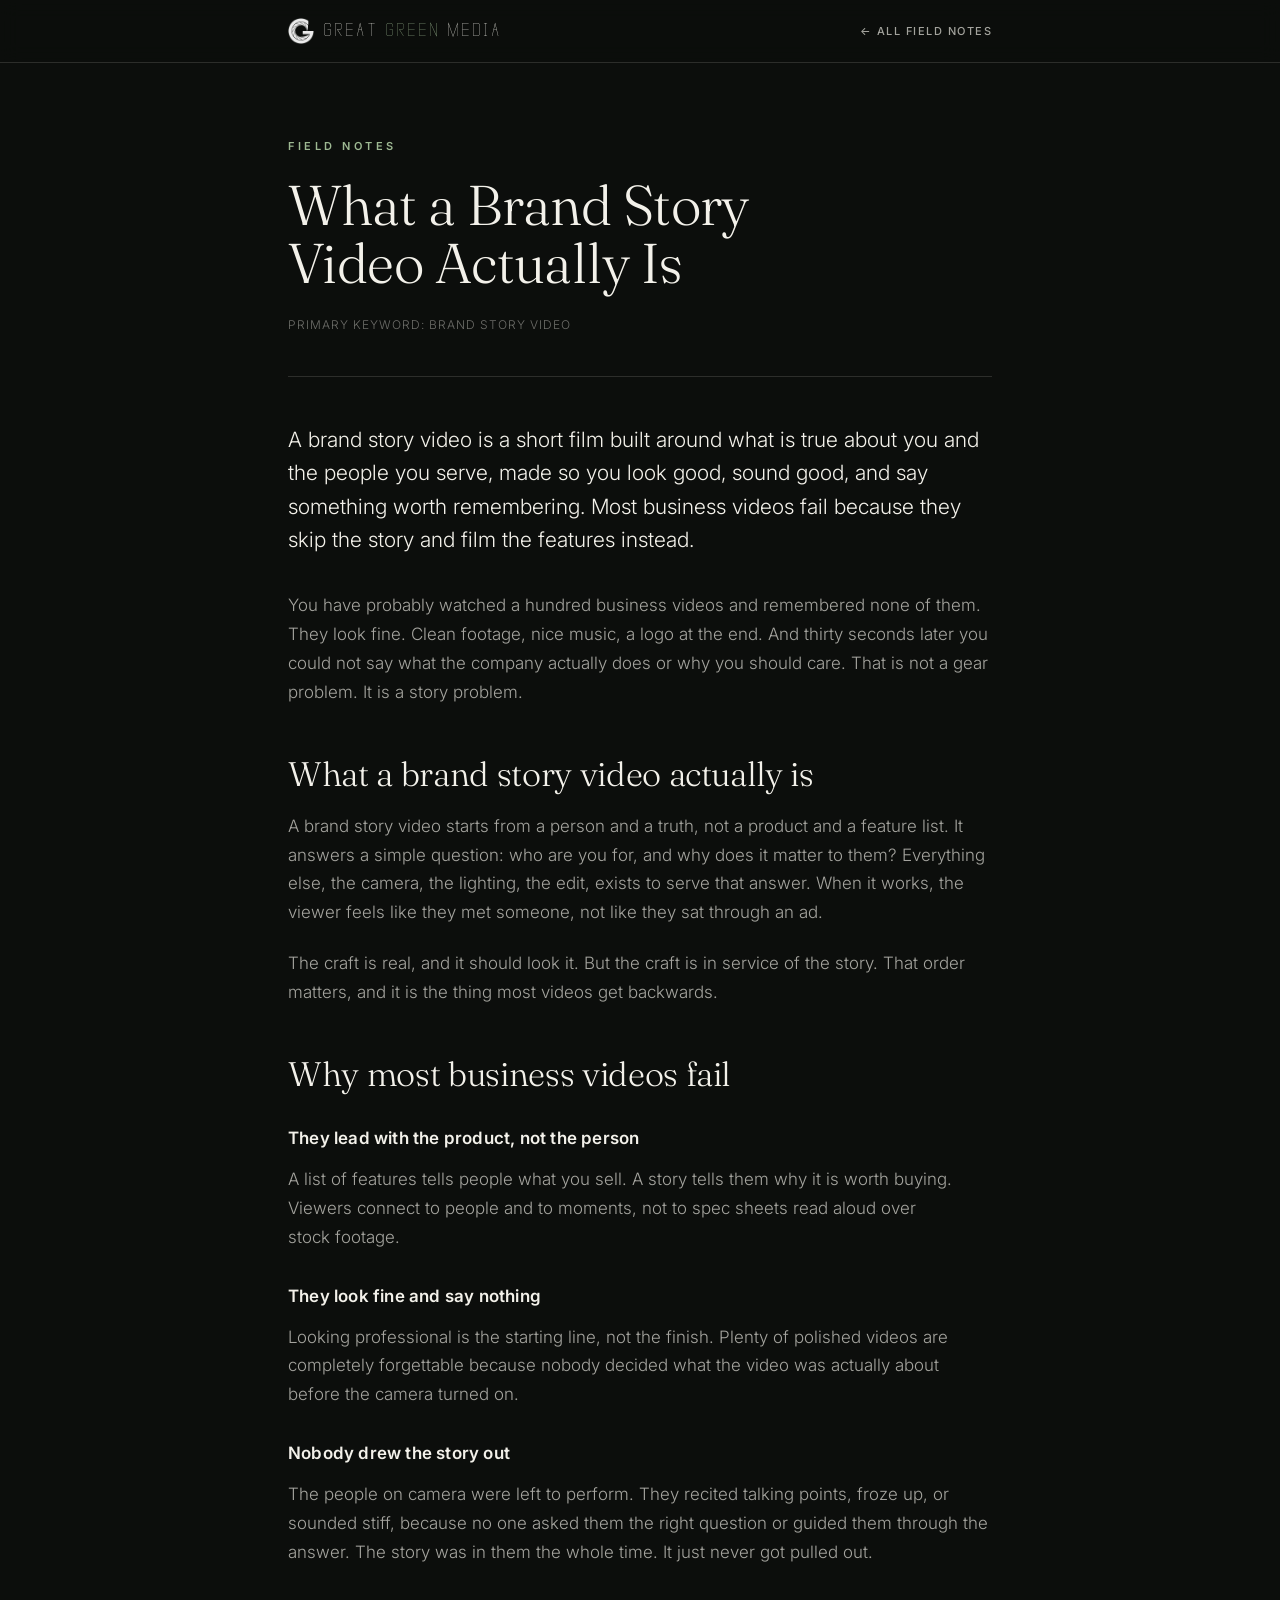
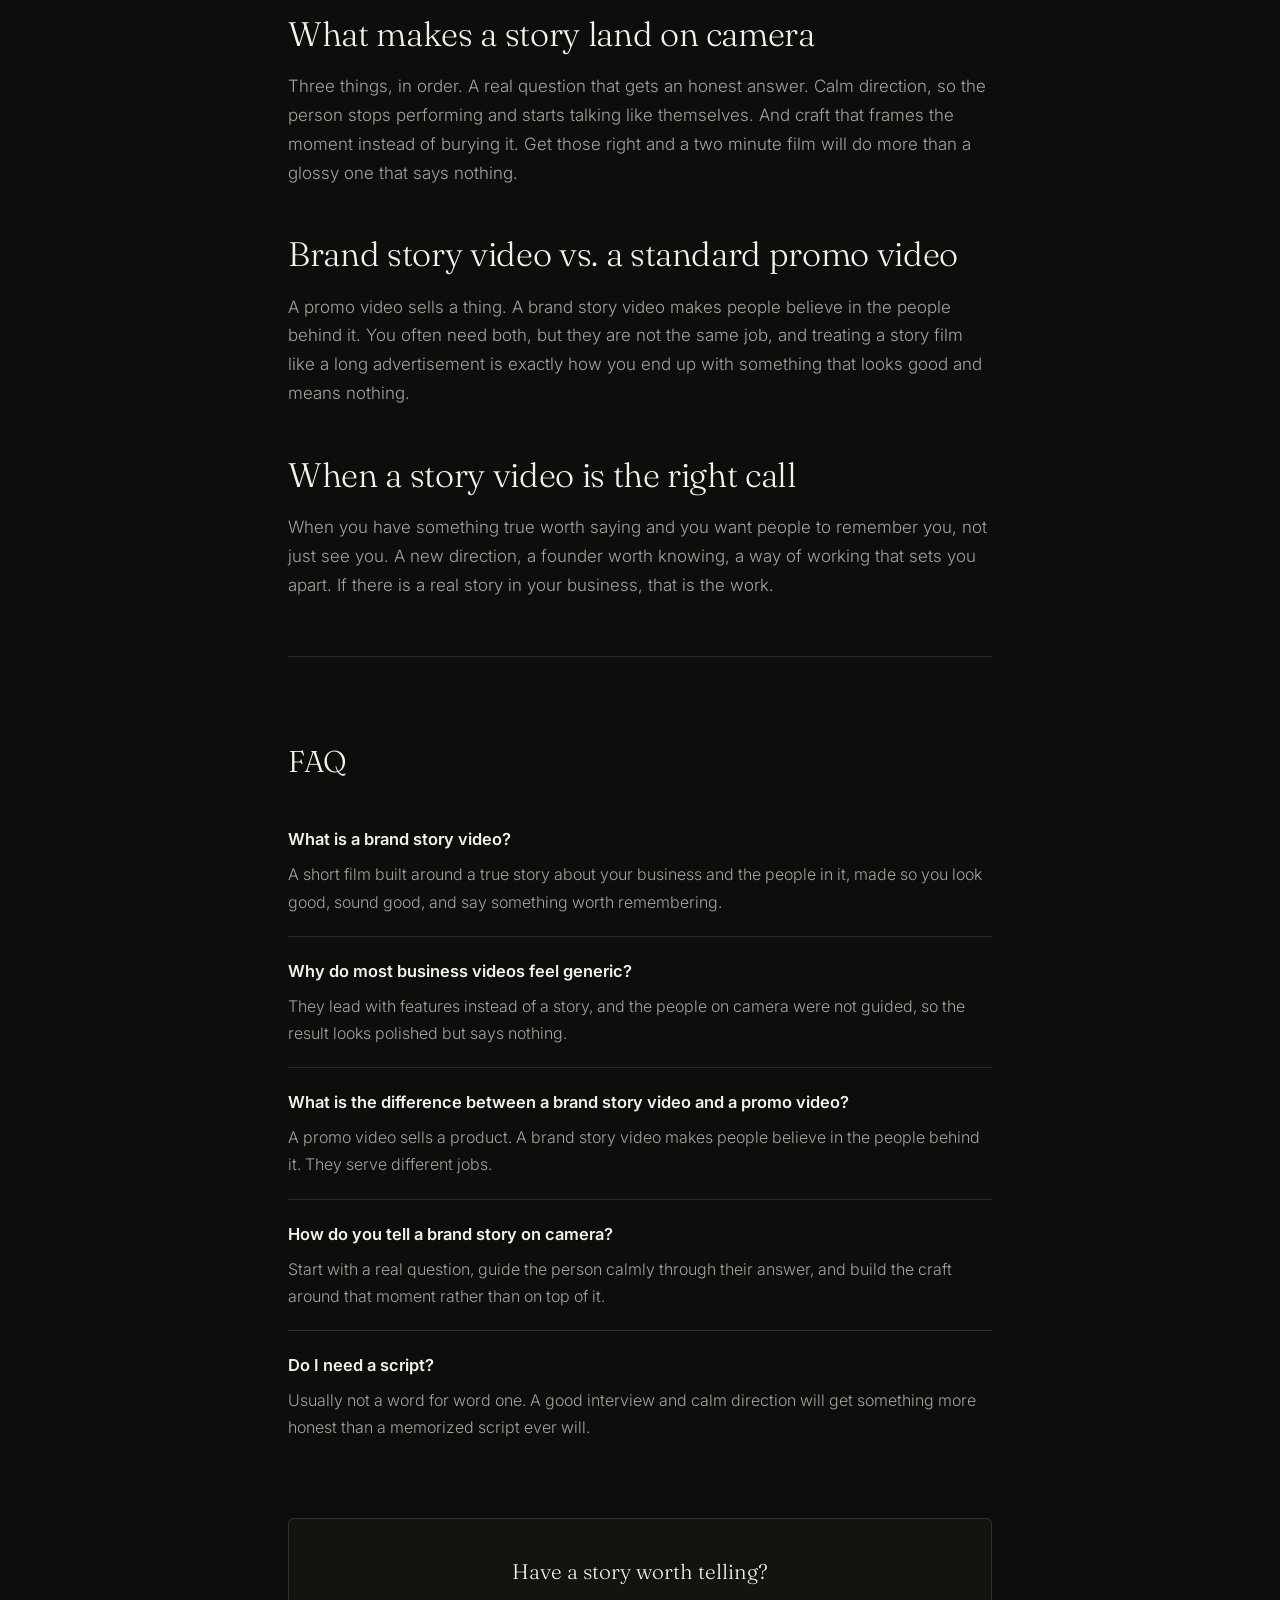
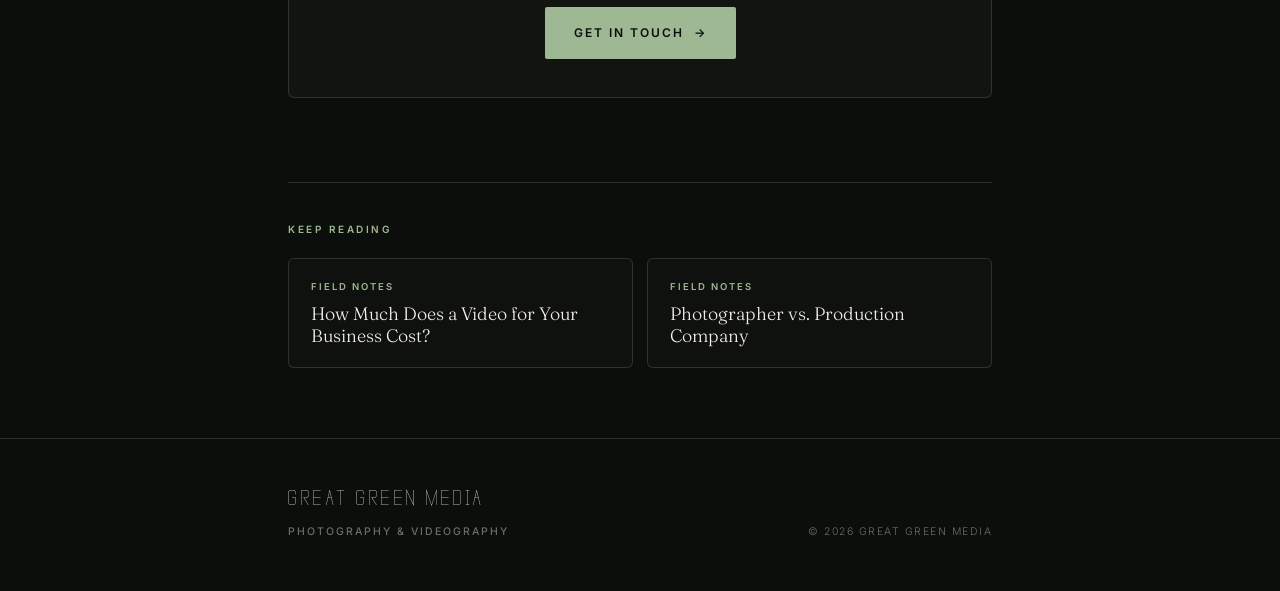
<file: field-notes/what-is-a-brand-story-video/index.html>
<!DOCTYPE html>
<html lang="en">
<head>
<meta charset="UTF-8">
<meta name="viewport" content="width=device-width, initial-scale=1.0">
<title>What a Brand Story Video Actually Is · Great Green Media</title>
<meta name="description" content="What a brand story video is, why most business videos look fine and say nothing, and what makes a story land on camera.">
<link rel="canonical" href="https://greatgreenmedia.com/field-notes/what-is-a-brand-story-video/">
<meta property="og:type" content="article">
<meta property="og:site_name" content="Great Green Media">
<meta property="og:title" content="What a Brand Story Video Actually Is">
<meta property="og:description" content="What a brand story video is, why most business videos look fine and say nothing, and what makes a story land on camera.">
<meta property="og:url" content="https://greatgreenmedia.com/field-notes/what-is-a-brand-story-video/">
<meta property="og:image" content="https://greatgreenmedia.com/site-assets/airplane-1920.webp">
<meta name="twitter:card" content="summary_large_image">
<script type="application/ld+json">
{
  "@context": "https://schema.org",
  "@graph": [
    {
      "@type": "BlogPosting",
      "@id": "https://greatgreenmedia.com/field-notes/what-is-a-brand-story-video/#article",
      "headline": "What a Brand Story Video Actually Is",
      "description": "What a brand story video is, why most business videos look fine and say nothing, and what makes a story land on camera.",
      "mainEntityOfPage": "https://greatgreenmedia.com/field-notes/what-is-a-brand-story-video/",
      "url": "https://greatgreenmedia.com/field-notes/what-is-a-brand-story-video/",
      "image": "https://greatgreenmedia.com/site-assets/airplane-1920.webp",
      "datePublished": "2026-06-24",
      "dateModified": "2026-06-26",
      "author": {
        "@id": "https://greatgreenmedia.com/#jared"
      },
      "publisher": {
        "@id": "https://greatgreenmedia.com/#organization"
      },
      "isPartOf": {
        "@id": "https://greatgreenmedia.com/#website"
      }
    },
    {
      "@type": "FAQPage",
      "@id": "https://greatgreenmedia.com/field-notes/what-is-a-brand-story-video/#faq",
      "mainEntity": [
        {
          "@type": "Question",
          "name": "What is a brand story video?",
          "acceptedAnswer": {
            "@type": "Answer",
            "text": "A short film built around a true story about your business and the people in it, made so you look good, sound good, and say something worth remembering."
          }
        },
        {
          "@type": "Question",
          "name": "Why do most business videos feel generic?",
          "acceptedAnswer": {
            "@type": "Answer",
            "text": "They lead with features instead of a story, and the people on camera were not guided, so the result looks polished but says nothing."
          }
        },
        {
          "@type": "Question",
          "name": "What is the difference between a brand story video and a promo video?",
          "acceptedAnswer": {
            "@type": "Answer",
            "text": "A promo video sells a product. A brand story video makes people believe in the people behind it. They serve different jobs."
          }
        },
        {
          "@type": "Question",
          "name": "How do you tell a brand story on camera?",
          "acceptedAnswer": {
            "@type": "Answer",
            "text": "Start with a real question, guide the person calmly through their answer, and build the craft around that moment rather than on top of it."
          }
        },
        {
          "@type": "Question",
          "name": "Do I need a script?",
          "acceptedAnswer": {
            "@type": "Answer",
            "text": "Usually not a word for word one. A good interview and calm direction will get something more honest than a memorized script ever will."
          }
        }
      ]
    },
    {
      "@type": "BreadcrumbList",
      "itemListElement": [
        {
          "@type": "ListItem",
          "position": 1,
          "name": "Home",
          "item": "https://greatgreenmedia.com/"
        },
        {
          "@type": "ListItem",
          "position": 2,
          "name": "Field Notes",
          "item": "https://greatgreenmedia.com/field-notes/"
        },
        {
          "@type": "ListItem",
          "position": 3,
          "name": "What a Brand Story Video Actually Is",
          "item": "https://greatgreenmedia.com/field-notes/what-is-a-brand-story-video/"
        }
      ]
    }
  ]
}
</script>
<link rel="icon" type="image/svg+xml" href="data:image/svg+xml,%3Csvg xmlns='http://www.w3.org/2000/svg' viewBox='0 0 32 32'%3E%3Crect width='32' height='32' rx='7' fill='%230d0f0d'/%3E%3Ccircle cx='16' cy='16' r='6' fill='%239db892'/%3E%3C/svg%3E">
<link rel="preconnect" href="https://fonts.googleapis.com">
<link rel="preconnect" href="https://fonts.gstatic.com" crossorigin>
<link href="https://fonts.googleapis.com/css2?family=Fraunces:ital,opsz,wght@0,9..144,300;0,9..144,400;0,9..144,500;1,9..144,400&family=Inter:wght@300;400;500;600&display=swap" rel="stylesheet">
<link rel="stylesheet" href="/field-notes/article.css">
</head>
<body>
<nav class="article-nav">
  <div class="article-nav-inner">
    <a class="brand" href="/"><img class="brand-mark" src="/site-assets/ggm-mark-white.png" alt="" width="26" height="26"><span class="brand-word">Great <b>Green</b> Media</span></a>
    <a class="back" href="/field-notes/">&larr; All Field Notes</a>
  </div>
</nav>

<article>
  <header class="article-head">
    <span class="eyebrow">Field Notes</span>
    <h1>What a Brand Story Video Actually Is</h1>
    <div class="kw">Primary keyword: brand story video</div>
  </header>

  <div class="article-body">
    <p class="lede">A brand story video is a short film built around what is true about you and the people you serve, made so you look good, sound good, and say something worth remembering. Most business videos fail because they skip the story and film the features instead.</p>

    <p>You have probably watched a hundred business videos and remembered none of them. They look fine. Clean footage, nice music, a logo at the end. And thirty seconds later you could not say what the company actually does or why you should care. That is not a gear problem. It is a story problem.</p>

    <h2>What a brand story video actually is</h2>
    <p>A brand story video starts from a person and a truth, not a product and a feature list. It answers a simple question: who are you for, and why does it matter to them? Everything else, the camera, the lighting, the edit, exists to serve that answer. When it works, the viewer feels like they met someone, not like they sat through an ad.</p>
    <p>The craft is real, and it should look it. But the craft is in service of the story. That order matters, and it is the thing most videos get backwards.</p>

    <h2>Why most business videos fail</h2>
    <h3>They lead with the product, not the person</h3>
    <p>A list of features tells people what you sell. A story tells them why it is worth buying. Viewers connect to people and to moments, not to spec sheets read aloud over stock footage.</p>
    <h3>They look fine and say nothing</h3>
    <p>Looking professional is the starting line, not the finish. Plenty of polished videos are completely forgettable because nobody decided what the video was actually about before the camera turned on.</p>
    <h3>Nobody drew the story out</h3>
    <p>The people on camera were left to perform. They recited talking points, froze up, or sounded stiff, because no one asked them the right question or guided them through the answer. The story was in them the whole time. It just never got pulled out.</p>

    <h2>What makes a story land on camera</h2>
    <p>Three things, in order. A real question that gets an honest answer. Calm direction, so the person stops performing and starts talking like themselves. And craft that frames the moment instead of burying it. Get those right and a two minute film will do more than a glossy one that says nothing.</p>

    <h2>Brand story video vs. a standard promo video</h2>
    <p>A promo video sells a thing. A brand story video makes people believe in the people behind it. You often need both, but they are not the same job, and treating a story film like a long advertisement is exactly how you end up with something that looks good and means nothing.</p>

    <h2>When a story video is the right call</h2>
    <p>When you have something true worth saying and you want people to remember you, not just see you. A new direction, a founder worth knowing, a way of working that sets you apart. If there is a real story in your business, that is the work.</p>

    <div class="faq">
      <h2>FAQ</h2>
      <div class="qa"><p class="q">What is a brand story video?</p><p class="a">A short film built around a true story about your business and the people in it, made so you look good, sound good, and say something worth remembering.</p></div>
      <div class="qa"><p class="q">Why do most business videos feel generic?</p><p class="a">They lead with features instead of a story, and the people on camera were not guided, so the result looks polished but says nothing.</p></div>
      <div class="qa"><p class="q">What is the difference between a brand story video and a promo video?</p><p class="a">A promo video sells a product. A brand story video makes people believe in the people behind it. They serve different jobs.</p></div>
      <div class="qa"><p class="q">How do you tell a brand story on camera?</p><p class="a">Start with a real question, guide the person calmly through their answer, and build the craft around that moment rather than on top of it.</p></div>
      <div class="qa"><p class="q">Do I need a script?</p><p class="a">Usually not a word for word one. A good interview and calm direction will get something more honest than a memorized script ever will.</p></div>
    </div>

    <div class="article-cta">
      <p>Have a story worth telling?</p>
      <a class="btn btn-primary" href="/#contact">Get in touch <span class="arw">&rarr;</span></a>
    </div>
  </div>
  <nav class="related-notes" aria-label="Related notes">
    <div class="related-eyebrow">Keep Reading</div>
    <div class="related-grid">
        <a class="related-card" href="/field-notes/how-much-does-a-video-for-your-business-cost/"><span class="related-k">Field Notes</span><span class="related-t">How Much Does a Video for Your Business Cost?</span></a>
        <a class="related-card" href="/field-notes/photographer-vs-production-company/"><span class="related-k">Field Notes</span><span class="related-t">Photographer vs. Production Company</span></a>
    </div>
  </nav>
</article>

<footer>
  <div class="foot-inner">
    <div class="foot-brand">Great Green Media<span>Photography &amp; Videography</span></div>
    <div class="foot-note">&copy; 2026 Great Green Media</div>
  </div>
</footer>
</body>
</html>
</file>
<file: field-notes/article.css>
/* Great Green Media — Field Notes (article pages) · shared styles */
@font-face{font-family:'Vanadine'; font-style:normal; font-weight:400; font-display:swap; src:url('/site-assets/vanadine-regular.ttf') format('truetype');}
@font-face{font-family:'Vanadine'; font-style:normal; font-weight:700; font-display:swap; src:url('/site-assets/vanadine-bold.ttf') format('truetype');}
*,*::before,*::after{margin:0;padding:0;box-sizing:border-box;}
:root{
  --ink:#0c0e0c; --ink2:#11140f; --paper:#f3f1ea;
  --muted:rgba(243,241,234,0.66); --faint:rgba(243,241,234,0.42);
  --line:rgba(243,241,234,0.14); --accent:#9db892; --accent-deep:#7fa074;
}
html{scroll-behavior:smooth;}
body{background:var(--ink); color:var(--paper);
  font-family:'Inter',system-ui,-apple-system,sans-serif; font-weight:300;
  line-height:1.7; -webkit-font-smoothing:antialiased;}

.eyebrow{font-size:11px; font-weight:600; letter-spacing:3.5px; text-transform:uppercase; color:var(--accent);}
h1,h2,h3{font-family:'Fraunces',Georgia,serif; font-weight:300; letter-spacing:-0.01em; text-wrap:balance;}

/* nav */
.article-nav{position:sticky; top:0; z-index:20; background:rgba(12,14,12,0.82);
  backdrop-filter:saturate(140%) blur(10px); -webkit-backdrop-filter:saturate(140%) blur(10px);
  border-bottom:1px solid var(--line);}
.article-nav-inner{max-width:760px; margin:0 auto; padding:18px 28px;
  display:flex; justify-content:space-between; align-items:center;}
.brand{display:inline-flex; align-items:center; gap:10px; text-decoration:none;}
.brand-mark{height:26px; width:26px; display:block; flex-shrink:0;}
.brand-word{font-family:'Vanadine',sans-serif; font-size:18px; font-weight:400; letter-spacing:2px; text-transform:uppercase; color:var(--paper); line-height:1;}
.brand-word b{color:var(--accent); font-weight:400;}
.back{font-size:11px; font-weight:500; letter-spacing:1.5px; text-transform:uppercase;
  color:var(--muted); text-decoration:none; transition:color .2s;}
.back:hover{color:var(--accent);}

/* article shell */
article{max-width:760px; margin:0 auto; padding:0 28px;}
.article-head{padding:74px 0 40px; border-bottom:1px solid var(--line); margin-bottom:46px;}
.article-head .eyebrow{display:block; margin-bottom:20px;}
.article-head h1{font-size:clamp(34px,5.4vw,56px); line-height:1.05; margin-bottom:22px;}
.article-head .kw{font-size:12px; letter-spacing:1px; color:var(--faint); text-transform:uppercase;}

.article-body{font-size:17px; color:var(--muted); padding-bottom:30px;}
.article-body .lede{font-size:21px; line-height:1.6; color:var(--paper); font-weight:300; margin-bottom:34px; text-wrap:pretty;}
.article-body p{margin-bottom:22px; text-wrap:pretty;}
.article-body h2{font-size:clamp(26px,3.4vw,34px); color:var(--paper); line-height:1.15; margin:48px 0 18px;}
.article-body h3{font-family:'Inter',sans-serif; font-size:17px; font-weight:600; letter-spacing:0.2px;
  color:var(--paper); margin:30px 0 12px;}
.article-body ul{margin:0 0 22px 0; padding-left:22px;}
.article-body li{margin-bottom:9px;}
.article-body strong{color:var(--paper); font-weight:500;}

/* faq */
.faq{margin-top:56px; border-top:1px solid var(--line); padding-top:40px;}
.faq h2{font-size:clamp(24px,3vw,30px); color:var(--paper); margin-bottom:26px;}
.qa{padding:20px 0; border-bottom:1px solid var(--line);}
.qa:last-child{border-bottom:none;}
.qa .q{font-family:'Inter',sans-serif; font-size:16.5px; font-weight:600; color:var(--paper); margin-bottom:8px;}
.qa .a{font-size:16px; color:var(--muted); margin-bottom:0;}

/* cta */
.article-cta{margin-top:56px; padding:38px 34px; background:var(--ink2);
  border:1px solid var(--line); border-radius:6px; text-align:center;}
.article-cta p{font-family:'Fraunces',serif; font-size:21px; color:var(--paper); margin-bottom:22px; line-height:1.35;}
.btn{display:inline-flex; align-items:center; gap:10px; font-family:'Inter',sans-serif;
  font-size:12px; font-weight:600; letter-spacing:2px; text-transform:uppercase;
  padding:15px 28px; border-radius:2px; cursor:pointer; text-decoration:none;
  transition:background .2s, color .2s, transform .2s; border:1px solid transparent;}
.btn-primary{background:var(--accent); color:#0c0e0c;}
.btn-primary:hover{background:var(--paper); transform:translateY(-2px);}
.btn .arw{transition:transform .2s;} .btn:hover .arw{transform:translateX(4px);}

/* related notes (internal links) */
.related-notes{margin-top:54px; padding-top:38px; border-top:1px solid var(--line);}
.related-eyebrow{font-size:10px; font-weight:600; letter-spacing:2.5px; text-transform:uppercase; color:var(--accent); margin-bottom:20px;}
.related-grid{display:grid; grid-template-columns:1fr 1fr; gap:14px;}
.related-card{display:block; padding:20px 22px; border:1px solid var(--line); border-radius:6px; text-decoration:none; background:rgba(243,241,234,0.015); transition:border-color .2s, background .2s, transform .2s;}
.related-card:hover{border-color:rgba(157,184,146,0.5); background:rgba(157,184,146,0.05); transform:translateY(-2px);}
.related-k{display:block; font-size:9.5px; font-weight:600; letter-spacing:2px; text-transform:uppercase; color:var(--accent); margin-bottom:8px;}
.related-t{display:block; font-family:'Fraunces',serif; font-weight:300; font-size:18px; line-height:1.2; color:var(--paper);}
@media(max-width:600px){ .related-grid{grid-template-columns:1fr;} }

/* footer */
footer{margin-top:70px; border-top:1px solid var(--line); padding:42px 0 50px;}
.foot-inner{max-width:760px; margin:0 auto; padding:0 28px; display:flex;
  justify-content:space-between; align-items:flex-end; flex-wrap:wrap; gap:18px;}
.foot-brand{font-family:'Vanadine',sans-serif; font-size:21px; letter-spacing:1.5px; text-transform:uppercase; color:var(--paper);}
.foot-brand span{display:block; font-family:'Inter',sans-serif; font-size:10.5px; font-weight:500;
  letter-spacing:2px; text-transform:uppercase; color:var(--faint); margin-top:7px;}
.foot-note{font-size:10.5px; letter-spacing:1.5px; text-transform:uppercase; color:var(--faint); text-align:right;}
.concept-tag{position:fixed; bottom:16px; right:16px; z-index:50; background:rgba(12,14,12,0.85);
  border:1px solid var(--line); color:var(--faint); font-size:9.5px; letter-spacing:2px;
  text-transform:uppercase; padding:7px 12px; border-radius:2px; backdrop-filter:blur(6px);}
@media(max-width:600px){ .article-head{padding-top:54px;} }
</file>
